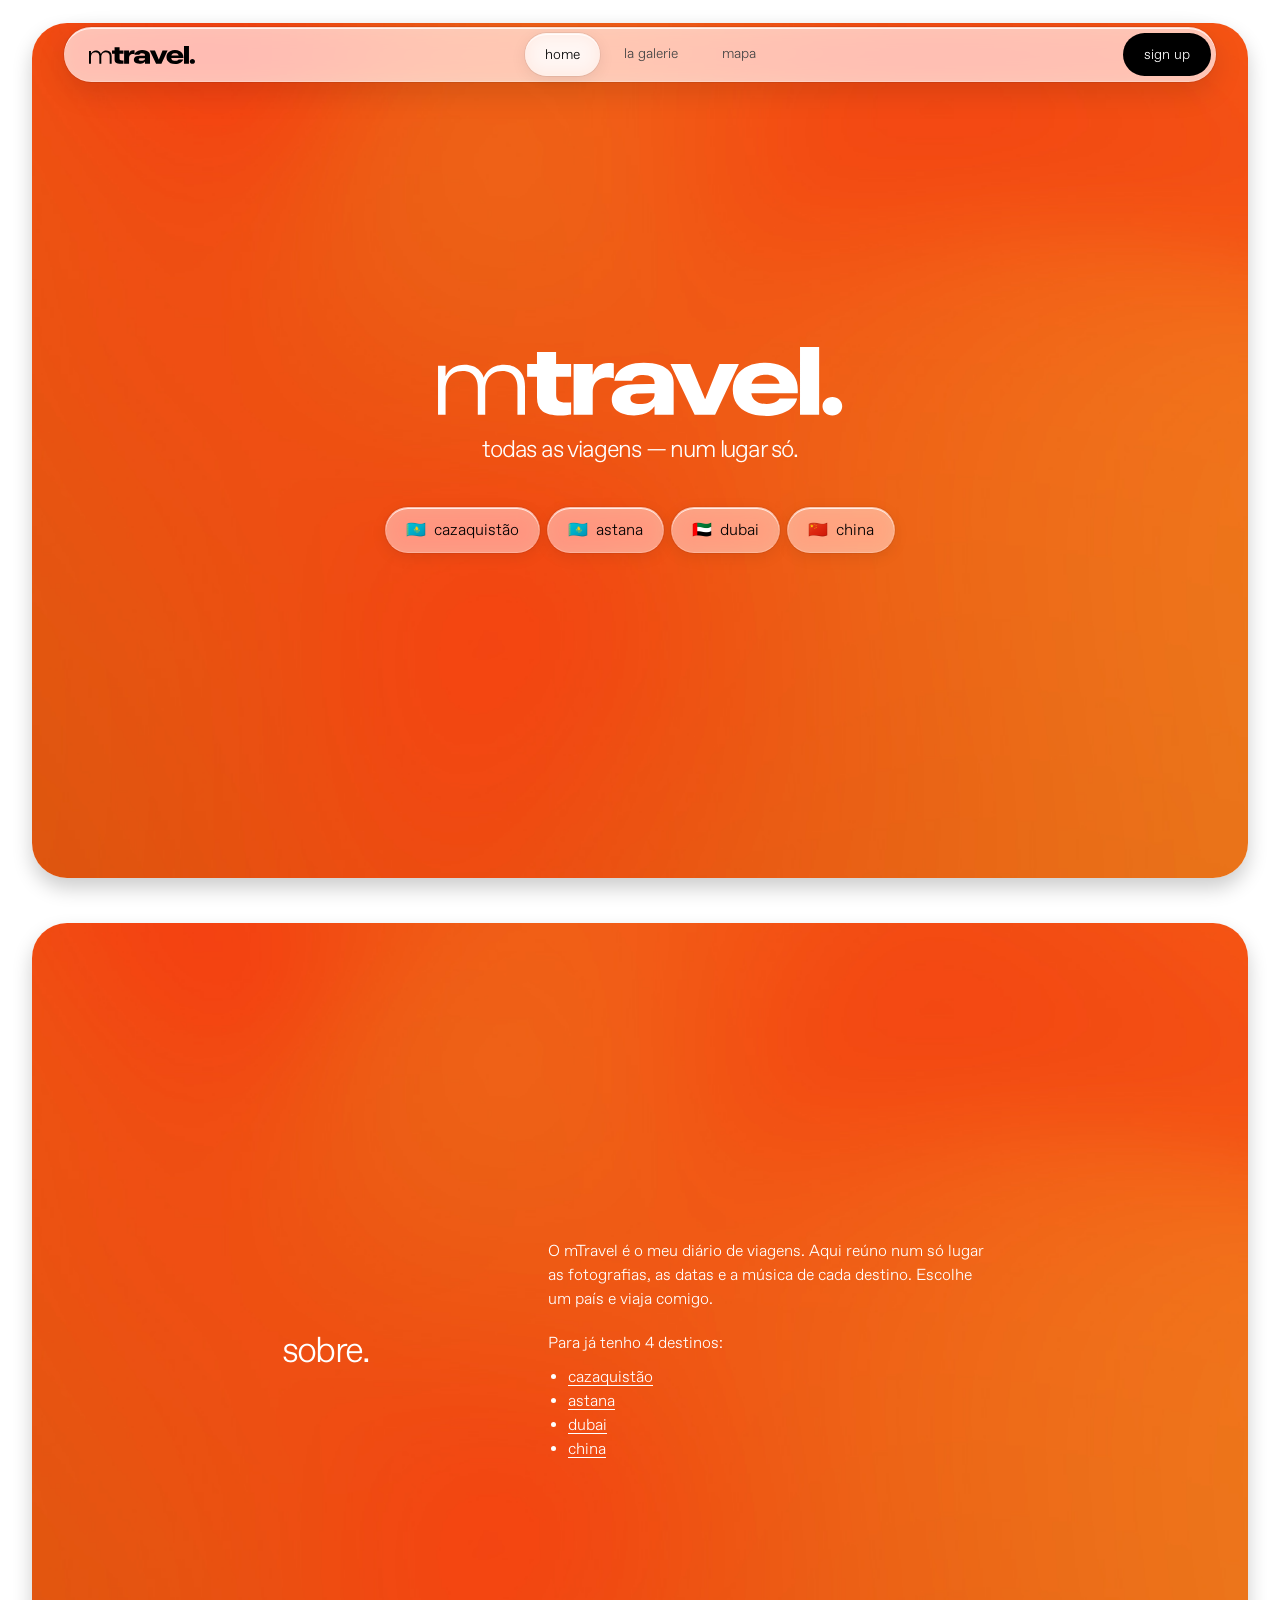
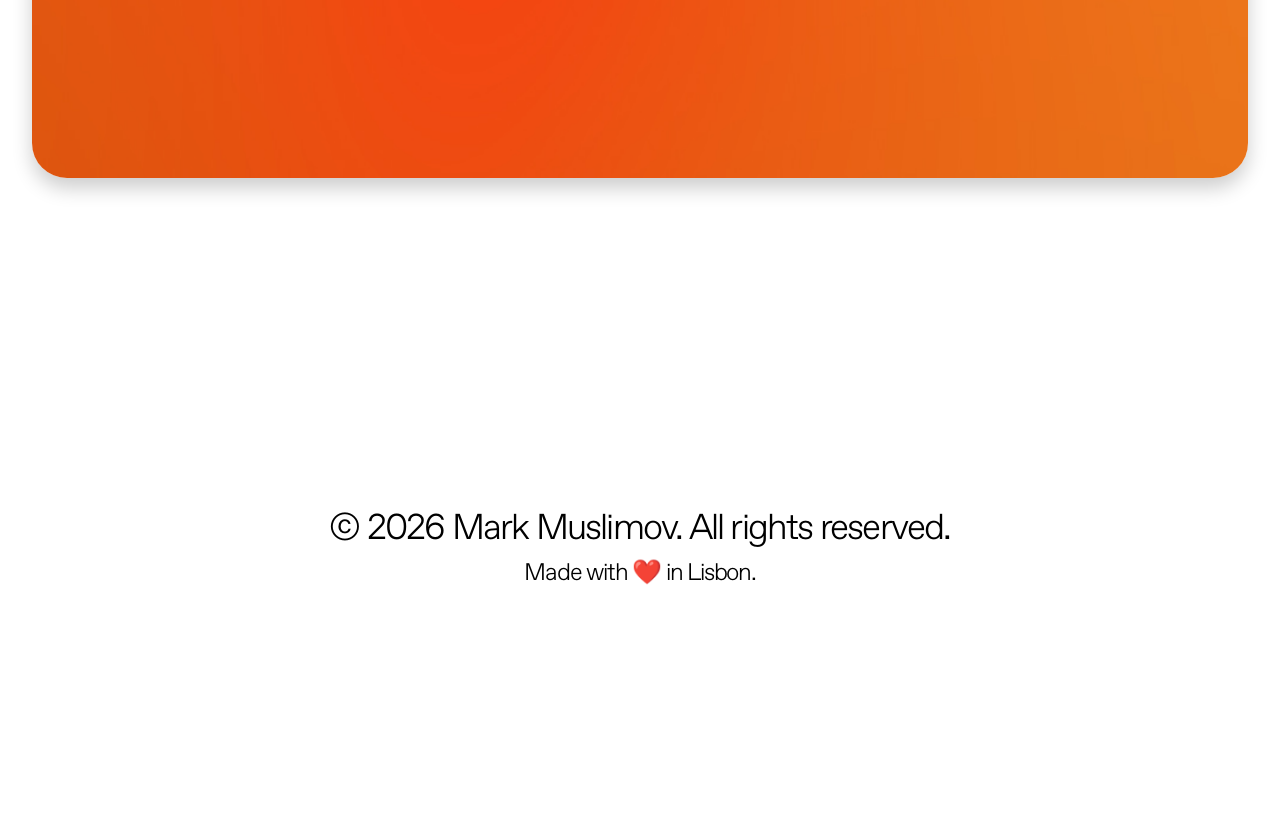
<file: index.html>
<!doctype html>
<html lang="pt">
  <head>
    <meta charset="UTF-8" />
    <meta name="viewport" content="width=device-width, initial-scale=1.0" />
    <meta
      name="description"
      content="mTravel — o meu diário de viagens: fotografias, datas e playlists de cada destino num só lugar."
    />
    <title>mTravel</title>
    <link
      rel="icon"
      href="materials/images/branding/logo.svg"
      type="image/svg+xml"
    />
    <link rel="stylesheet" href="styles/scss/main/styles.css" />
  </head>
  <body>
    <a class="skip-link" href="#conteudo">saltar para o conteúdo</a>

    <nav aria-label="Principal">
      <a href="index.html" aria-label="mTravel — home">
        <img
          src="materials/images/branding/logo.svg"
          class="logo"
          alt="mTravel"
          width="405"
          height="69"
        />
      </a>

      <div class="nav-section">
        <a class="nav-item active" href="index.html" aria-current="page"
          >home</a
        >
        <a class="nav-item" href="galerie.html">la galerie</a>
        <a class="nav-item" href="mapa.html">mapa</a>
      </div>

      <a class="button" href="registration.html">sign up</a>
    </nav>

    <main class="page" id="conteudo">
      <section class="full">
        <div class="image-container">
          <h1 class="sr-only">mTravel — todas as viagens num lugar só</h1>
          <img
            class="logo"
            src="materials/images/branding/logo-white.svg"
            alt="mTravel"
            width="403"
            height="69"
          />
          <p class="slogan">todas as viagens — num lugar só.</p>

          <div class="locations-inline">
            <a class="liquid-button" href="galerie.html#cazaquistao"
              ><span aria-hidden="true">🇰🇿</span>&nbsp; cazaquistão</a
            >
            <a class="liquid-button" href="galerie.html#astana"
              ><span aria-hidden="true">🇰🇿</span>&nbsp; astana</a
            >
            <a class="liquid-button" href="galerie.html#dubai"
              ><span aria-hidden="true">🇦🇪</span>&nbsp; dubai</a
            >
            <a class="liquid-button" href="galerie.html#china"
              ><span aria-hidden="true">🇨🇳</span>&nbsp; china</a
            >
          </div>
        </div>
      </section>

      <section class="full" id="sobre">
        <div class="image-container vertical">
          <h2>sobre.</h2>
          <div>
            <p>
              O mTravel é o meu diário de viagens. Aqui reúno num só lugar as
              fotografias, as datas e a música de cada destino. Escolhe um país
              e viaja comigo.
            </p>
            <p>Para já tenho 4 destinos:</p>
            <ul class="destination-list">
              <li>
                <a class="text-link" href="galerie.html#cazaquistao"
                  >cazaquistão</a
                >
              </li>
              <li>
                <a class="text-link" href="galerie.html#astana">astana</a>
              </li>
              <li><a class="text-link" href="galerie.html#dubai">dubai</a></li>
              <li><a class="text-link" href="galerie.html#china">china</a></li>
            </ul>
          </div>
        </div>
      </section>
    </main>

    <footer class="footer">
      <div class="footer-copyright">
        <h1 class="footer-title">© 2026 Mark Muslimov. All rights reserved.</h1>
        <h2 class="footer-subtitle">Made with ❤️ in Lisbon.</h2>
      </div>

      <div class="footer-socials">
        <a
          class="liquid-button"
          href="https://www.linkedin.com/in/markmusl/"
          target="_blank"
          rel="noopener noreferrer"
          ><img src="./materials/icons/socials/linkedin-black.svg" alt="LinkedIn" /></a>
        <a
          class="liquid-button"
          href="https://www.instagram.com/markmusl/"
          target="_blank"
          rel="noopener noreferrer"
          ><img src="./materials/icons/socials/instagram-black.svg" alt="Instagram" /></a>
      </div>
    </footer>
  </body>
</html>
</file>
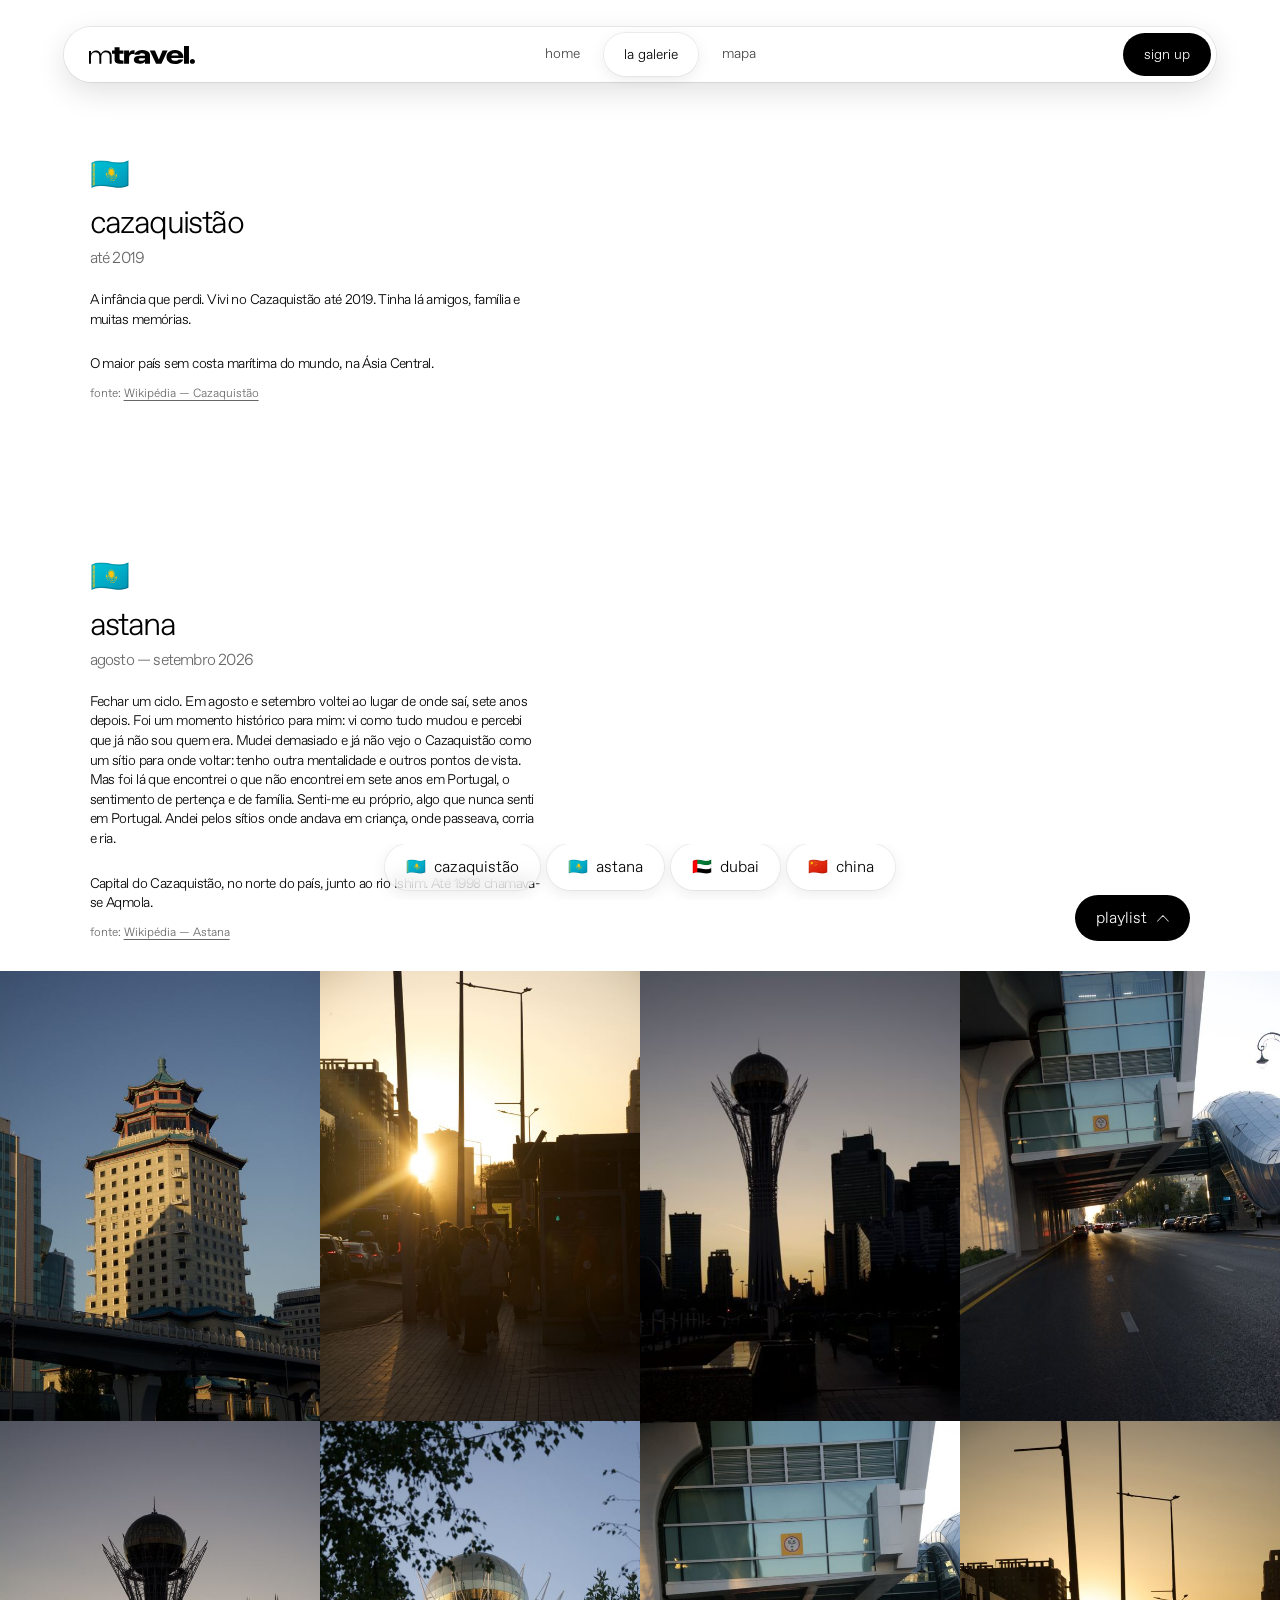
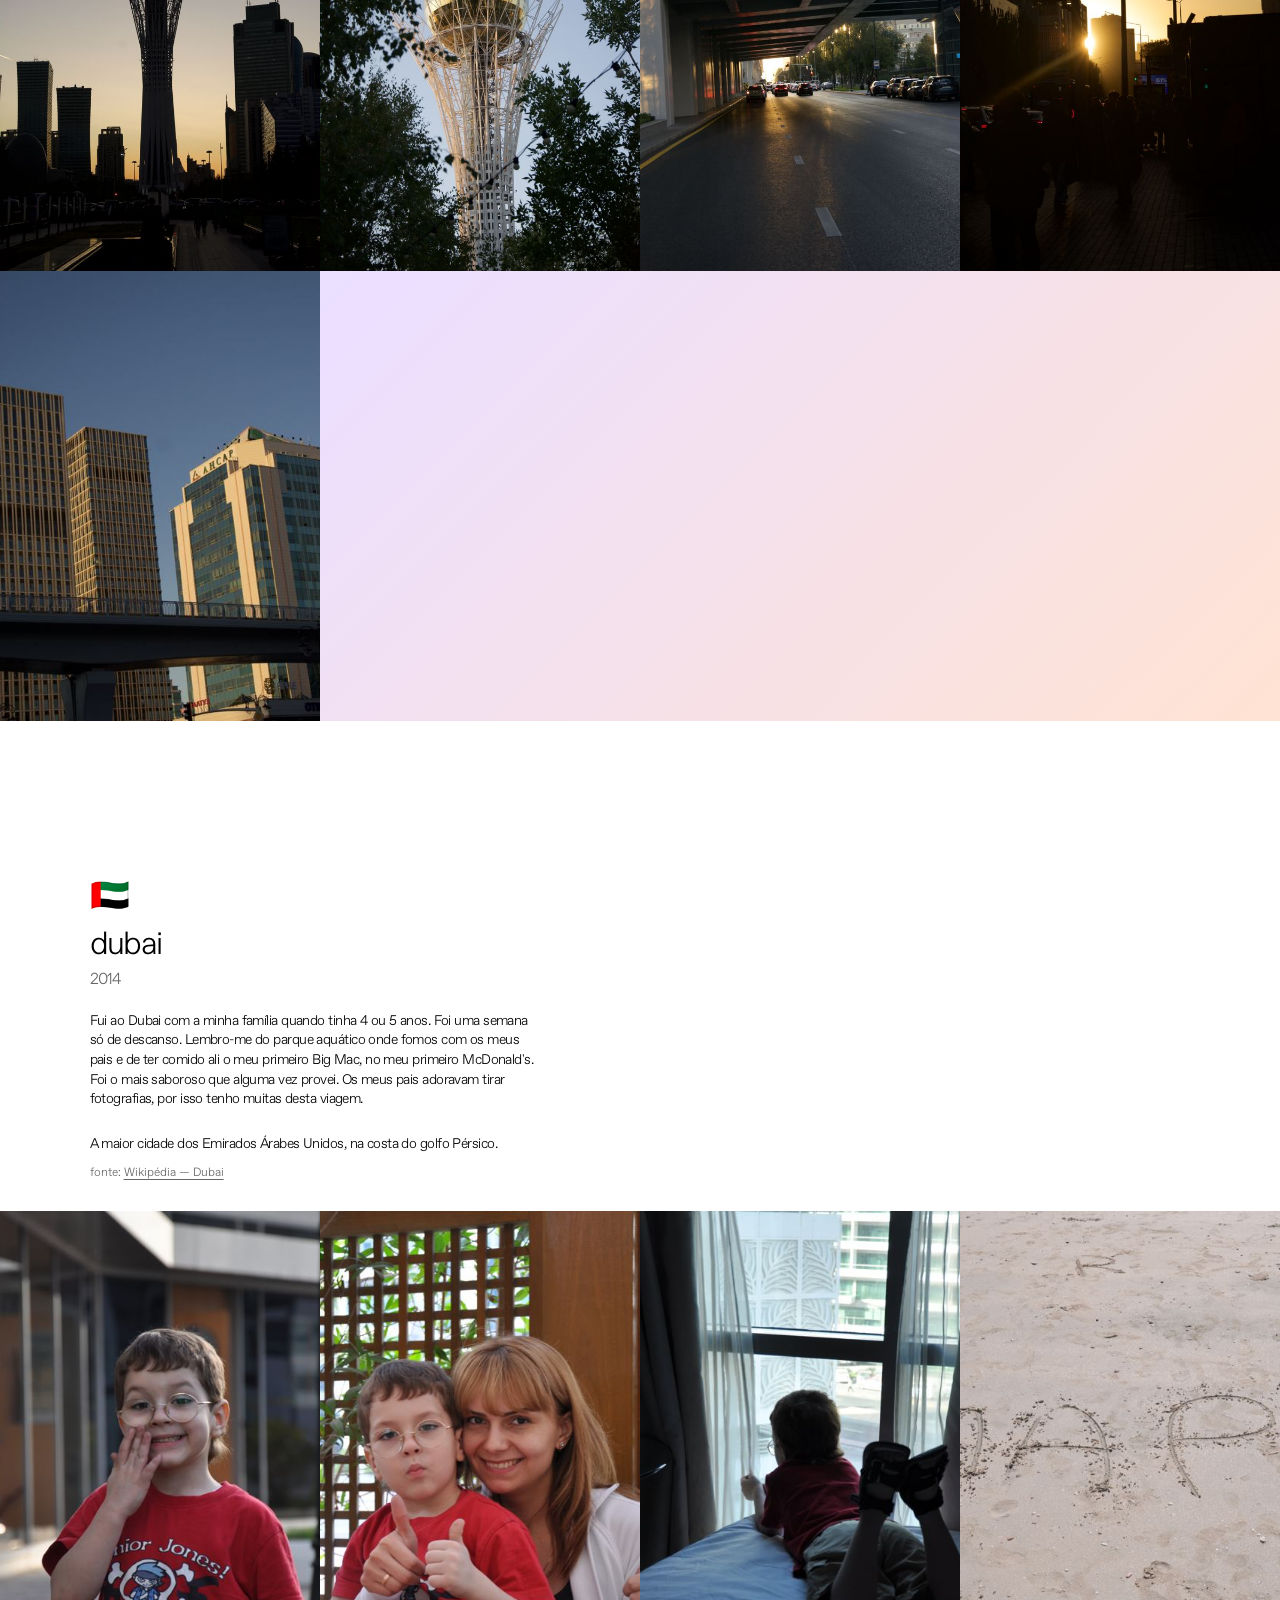
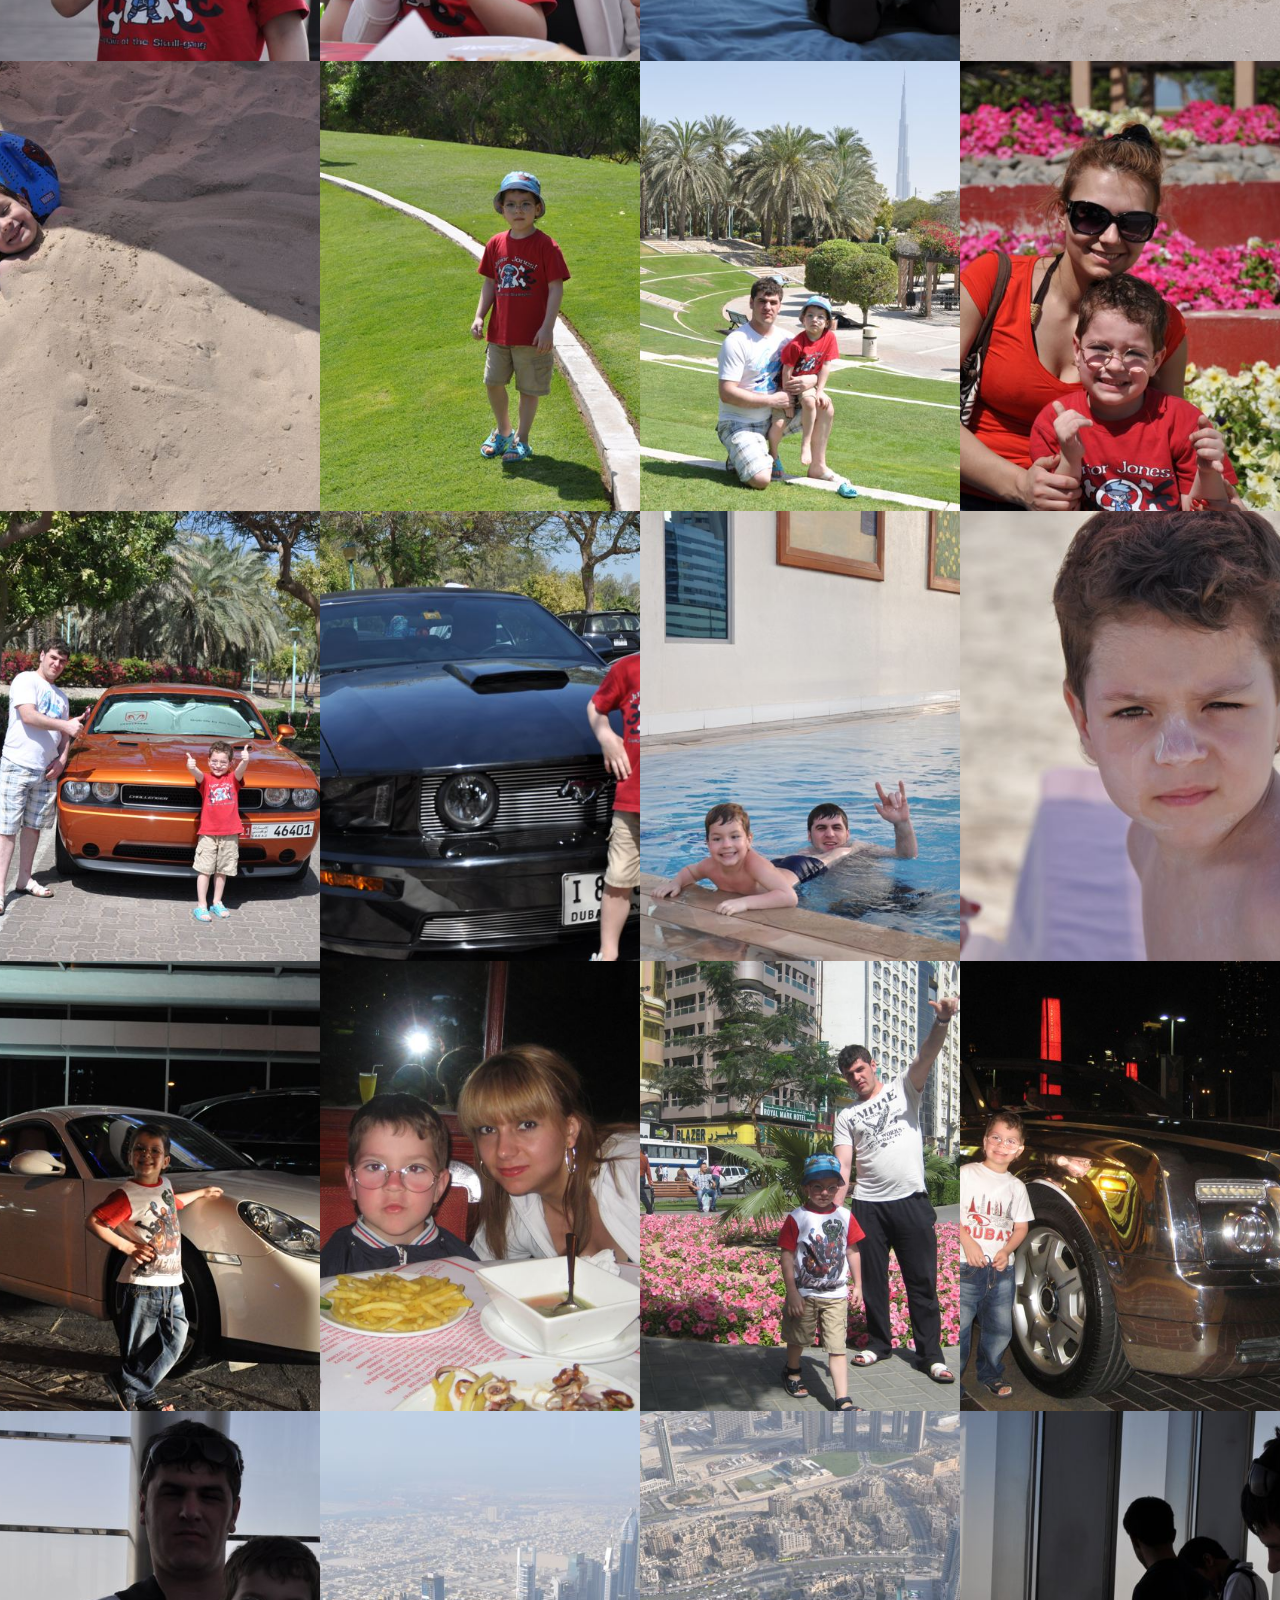
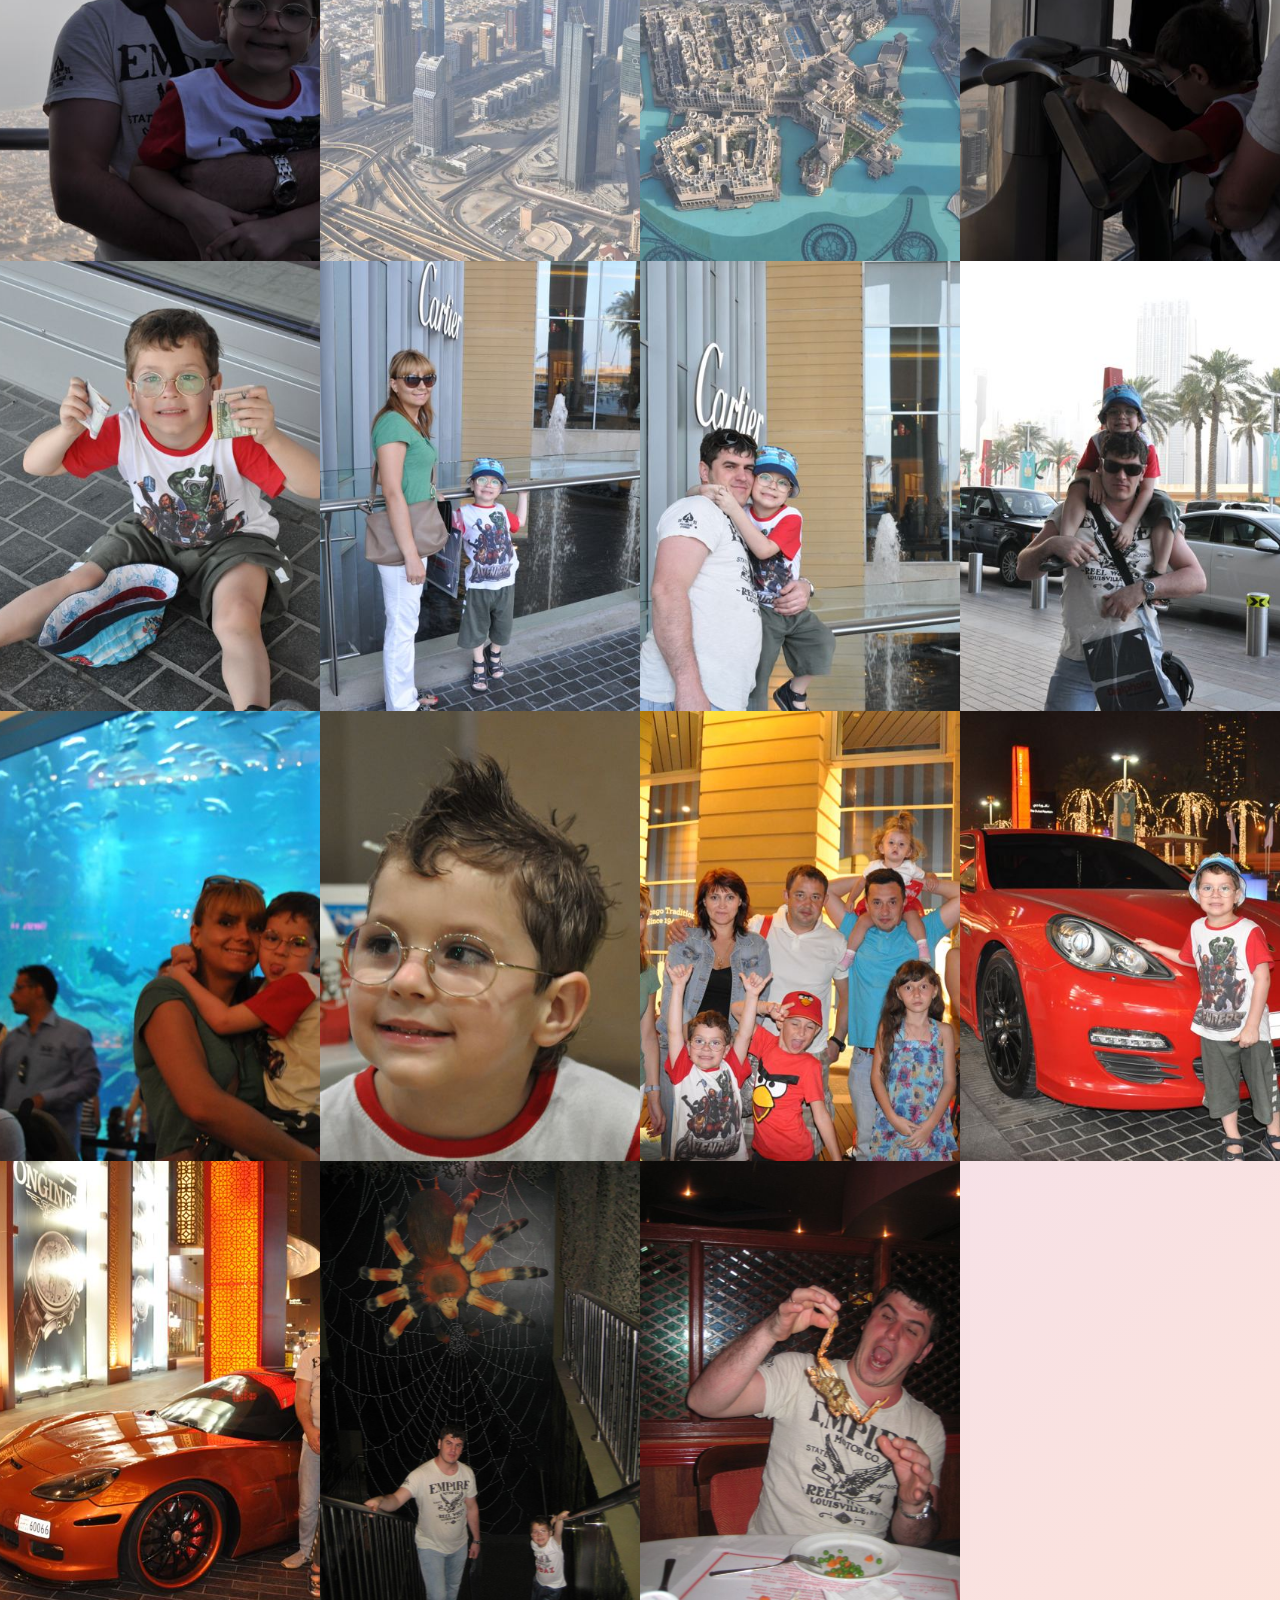
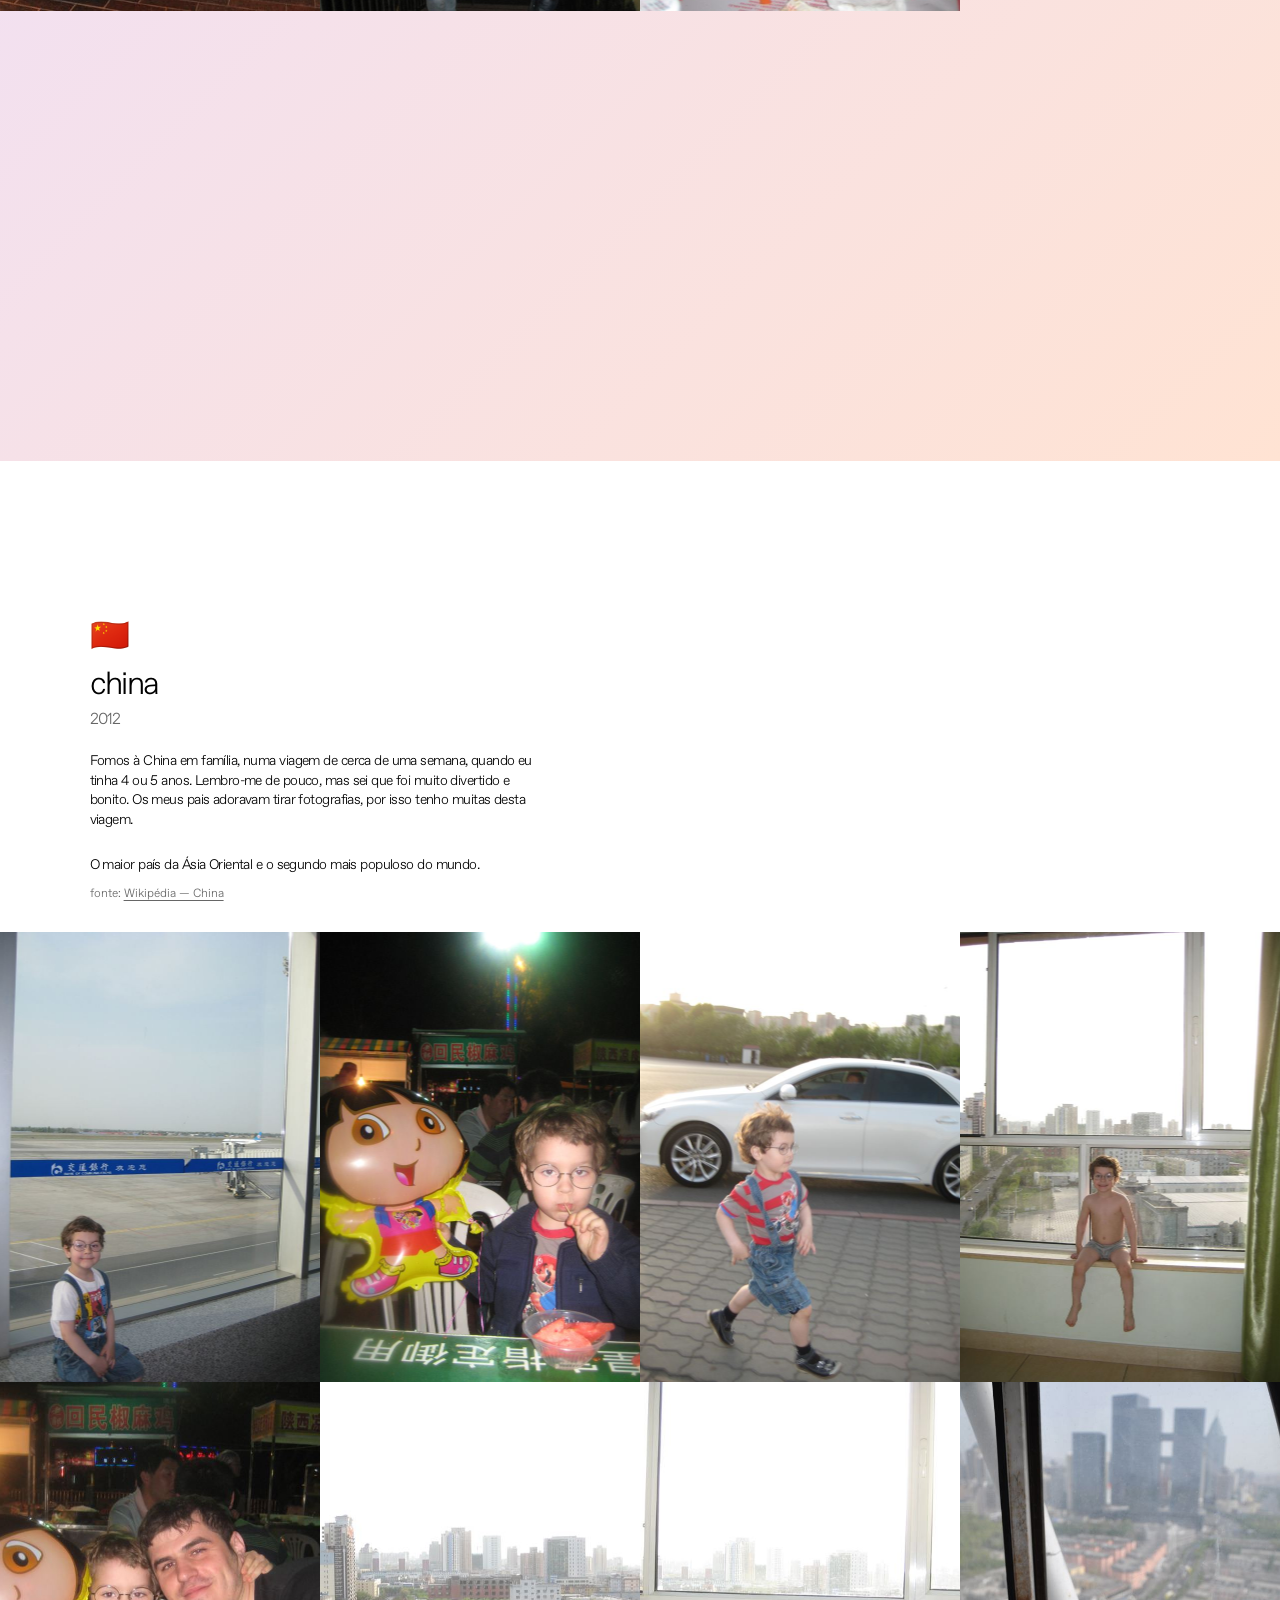
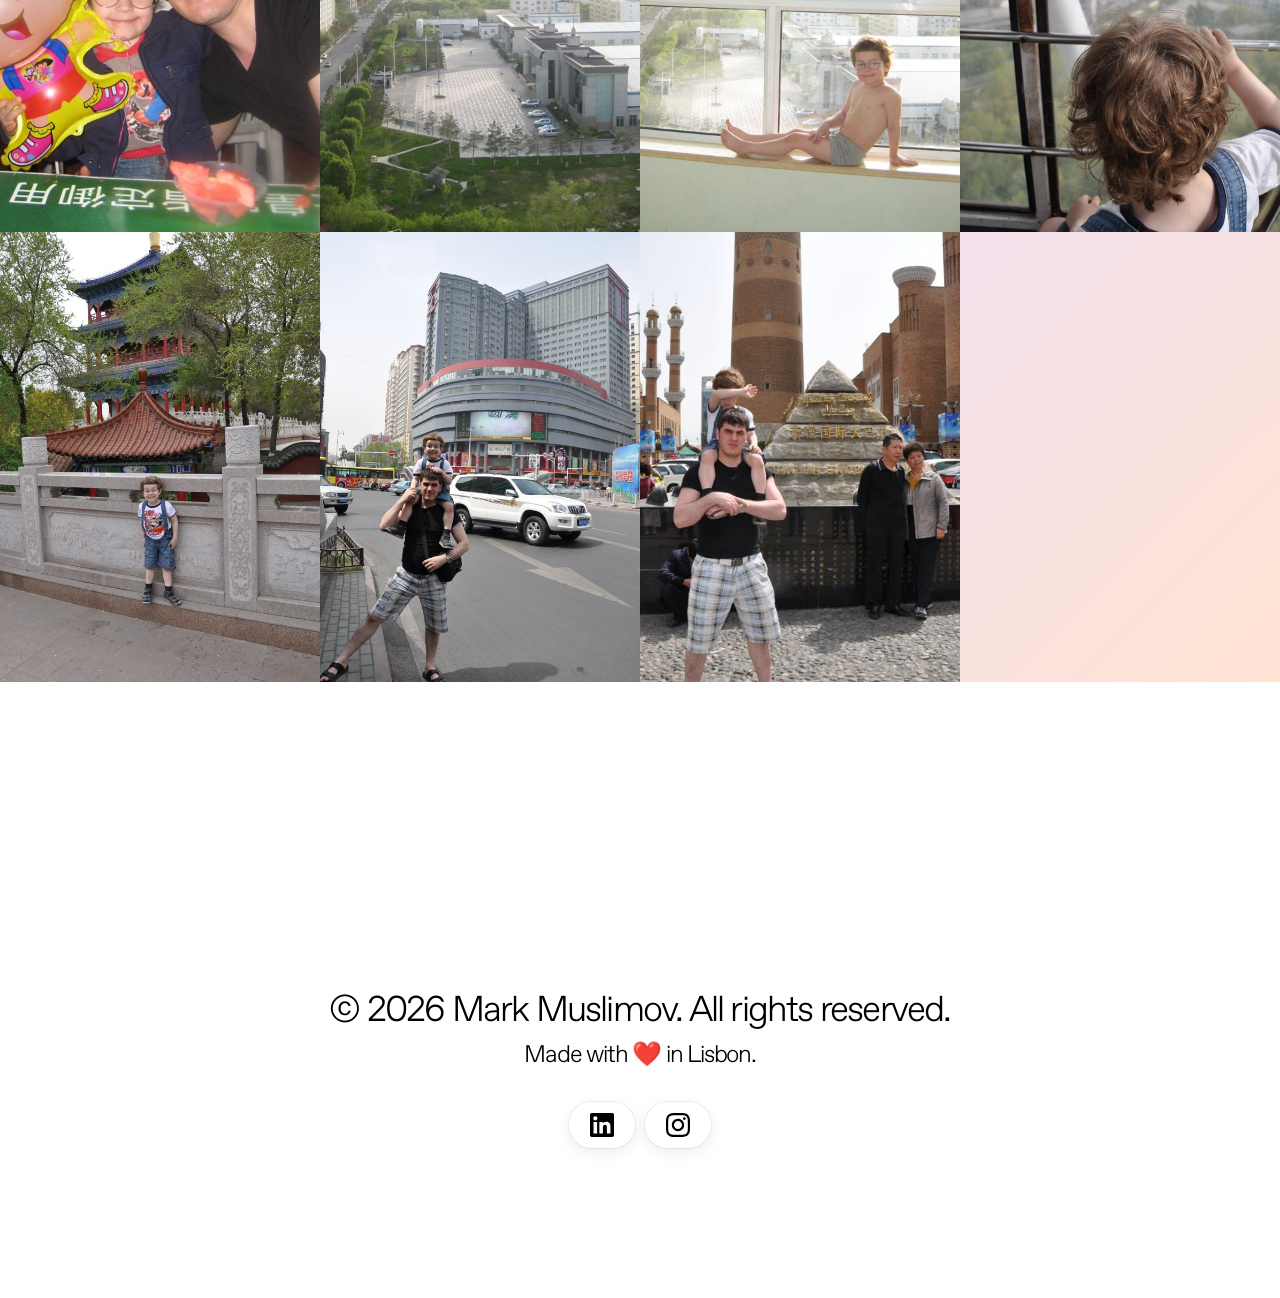
<file: galerie.html>
<!doctype html>
<html lang="pt">
  <head>
    <meta charset="UTF-8" />
    <meta name="viewport" content="width=device-width, initial-scale=1.0" />
    <meta
      name="description"
      content="Galeria do mTravel: fotografias, datas e playlists de cada viagem."
    />
    <title>mTravel | galerie</title>
    <link
      rel="icon"
      href="materials/images/branding/logo.svg"
      type="image/svg+xml"
    />
    <link rel="stylesheet" href="styles/scss/main/styles.css" />
  </head>
  <body>
    <a class="skip-link" href="#conteudo">saltar para o conteúdo</a>

    <nav aria-label="Principal">
      <a href="index.html" aria-label="mTravel — home">
        <img
          src="materials/images/branding/logo.svg"
          class="logo"
          alt="mTravel"
          width="405"
          height="69"
        />
      </a>

      <div class="nav-section">
        <a class="nav-item" href="index.html">home</a>
        <a class="nav-item active" href="galerie.html" aria-current="page"
          >la galerie</a
        >
        <a class="nav-item" href="mapa.html">mapa</a>
      </div>

      <a class="button" href="registration.html">sign up</a>
    </nav>

    <div class="overlay-window is-hidden" id="overlay"></div>

    <main class="page" id="conteudo">
      <h1 class="sr-only">la galerie — as minhas viagens</h1>

      <section class="location-bar" aria-label="Destinos">
        <a class="liquid-button" href="galerie.html#cazaquistao"
          ><span aria-hidden="true">🇰🇿</span>&nbsp; cazaquistão</a
        >
        <a class="liquid-button" href="galerie.html#astana"
          ><span aria-hidden="true">🇰🇿</span>&nbsp; astana</a
        >
        <a class="liquid-button" href="galerie.html#dubai"
          ><span aria-hidden="true">🇦🇪</span>&nbsp; dubai</a
        >
        <a class="liquid-button" href="galerie.html#china"
          ><span aria-hidden="true">🇨🇳</span>&nbsp; china</a
        >
      </section>

      <section
        class="galerie-container"
        id="cazaquistao"
        aria-labelledby="titulo-cazaquistao"
      >
        <div class="moment-data">
          <div class="info-left">
            <p class="moment-flag" aria-hidden="true">🇰🇿</p>
            <h2 class="moment-location" id="titulo-cazaquistao">cazaquistão</h2>
            <p class="moment-date">até 2019</p>
            <p class="moment-story">
              A infância que perdi. Vivi no Cazaquistão até 2019.
              Tinha lá amigos, família e muitas memórias.
            </p>
            <p class="moment-description">
              O maior país sem costa marítima do mundo, na Ásia Central.
            </p>
            <p class="moment-source">
              fonte:
              <a
                class="text-link"
                href="https://pt.wikipedia.org/wiki/Cazaquist%C3%A3o"
                target="_blank"
                rel="noopener noreferrer"
                >Wikipédia — Cazaquistão</a
              >
            </p>
          </div>
        </div>
      </section>

      <section
        class="galerie-container"
        id="astana"
        aria-labelledby="titulo-astana"
      >
        <div class="moment-data">
          <div class="info-left">
            <p class="moment-flag" aria-hidden="true">🇰🇿</p>
            <h2 class="moment-location" id="titulo-astana">astana</h2>
            <p class="moment-date">agosto — setembro 2026</p>
            <p class="moment-story">
              Fechar um ciclo. Em agosto e setembro voltei ao lugar de onde saí, sete anos depois.
              Foi um momento histórico para mim: vi como tudo mudou e percebi que já não sou quem era.
              Mudei demasiado e já não vejo o Cazaquistão como um sítio para onde voltar: tenho outra
              mentalidade e outros pontos de vista. Mas foi lá que encontrei o que não encontrei em sete
              anos em Portugal, o sentimento de pertença e de família. Senti-me eu próprio, algo que nunca
              senti em Portugal. Andei pelos sítios onde andava em criança, onde passeava, corria e ria.
            </p>
            <p class="moment-description">
              Capital do Cazaquistão, no norte do país, junto ao rio Ishim. Até
              1998 chamava-se Aqmola.
            </p>
            <p class="moment-source">
              fonte:
              <a
                class="text-link"
                href="https://pt.wikipedia.org/wiki/Astana"
                target="_blank"
                rel="noopener noreferrer"
                >Wikipédia — Astana</a
              >
            </p>
          </div>

          <div class="info-right">
            <button
              class="button playlist-button"
              type="button"
              aria-expanded="false"
              aria-controls="playlist-astana"
            >
              playlist
              <img
                class="button-icon"
                src="materials/icons/chevron.up.svg"
                alt=""
                width="12"
                height="7"
              />
            </button>
            <iframe
              class="playlist-window is-hidden"
              id="playlist-astana"
              title="Playlist de astana no Apple Music"
              data-src="https://embed.music.apple.com/pt/playlist/astana/pl.u-zPyL1gXTeG3GjXb"
              allow="autoplay *; encrypted-media *"
              sandbox="allow-forms allow-popups allow-same-origin allow-scripts allow-top-navigation-by-user-activation"
              loading="lazy"
            ></iframe>
          </div>
        </div>

        <div class="photos-container" data-fotos="astana">
          <img
            class="galerie-photo"
            src="materials/images/countries/astana/01.jpg"
            alt="Astana — fotografia 1 de 9"
            width="600"
            height="900"
            loading="lazy"
            decoding="async"
          />
          <img
            class="galerie-photo"
            src="materials/images/countries/astana/02.jpg"
            alt="Astana — fotografia 2 de 9"
            width="600"
            height="900"
            loading="lazy"
            decoding="async"
          />
          <img
            class="galerie-photo"
            src="materials/images/countries/astana/03.jpg"
            alt="Astana — fotografia 3 de 9"
            width="900"
            height="600"
            loading="lazy"
            decoding="async"
          />
          <img
            class="galerie-photo"
            src="materials/images/countries/astana/04.jpg"
            alt="Astana — fotografia 4 de 9"
            width="600"
            height="900"
            loading="lazy"
            decoding="async"
          />
          <img
            class="galerie-photo"
            src="materials/images/countries/astana/05.jpg"
            alt="Astana — fotografia 5 de 9"
            width="600"
            height="900"
            loading="lazy"
            decoding="async"
          />
          <img
            class="galerie-photo"
            src="materials/images/countries/astana/06.jpg"
            alt="Astana — fotografia 6 de 9"
            width="600"
            height="900"
            loading="lazy"
            decoding="async"
          />
          <img
            class="galerie-photo"
            src="materials/images/countries/astana/07.jpg"
            alt="Astana — fotografia 7 de 9"
            width="600"
            height="900"
            loading="lazy"
            decoding="async"
          />
          <img
            class="galerie-photo"
            src="materials/images/countries/astana/08.jpg"
            alt="Astana — fotografia 8 de 9"
            width="600"
            height="900"
            loading="lazy"
            decoding="async"
          />
          <img
            class="galerie-photo"
            src="materials/images/countries/astana/09.jpg"
            alt="Astana — fotografia 9 de 9"
            width="900"
            height="600"
            loading="lazy"
            decoding="async"
          />
        </div>
      </section>

      <section
        class="galerie-container"
        id="dubai"
        aria-labelledby="titulo-dubai"
      >
        <div class="moment-data">
          <div class="info-left">
            <p class="moment-flag" aria-hidden="true">🇦🇪</p>
            <h2 class="moment-location" id="titulo-dubai">dubai</h2>
            <p class="moment-date">2014</p>
            <p class="moment-story">
              Fui ao Dubai com a minha família quando tinha 4 ou 5 anos. Foi uma semana só de descanso.
              Lembro-me do parque aquático onde fomos com os meus pais e de ter comido ali o meu primeiro
              Big Mac, no meu primeiro McDonald's. Foi o mais saboroso que alguma vez provei. Os meus pais
              adoravam tirar fotografias, por isso tenho muitas desta viagem.
            </p>
            <p class="moment-description">
              A maior cidade dos Emirados Árabes Unidos, na costa do golfo
              Pérsico.
            </p>
            <p class="moment-source">
              fonte:
              <a
                class="text-link"
                href="https://pt.wikipedia.org/wiki/Dubai"
                target="_blank"
                rel="noopener noreferrer"
                >Wikipédia — Dubai</a
              >
            </p>
          </div>
        </div>

        <div class="photos-container" data-fotos="dubai">
          <img
            class="galerie-photo"
            src="materials/images/countries/dubai/01.jpg"
            alt="Dubai — fotografia 1 de 33"
            width="900"
            height="598"
            loading="lazy"
            decoding="async"
          />
          <img
            class="galerie-photo"
            src="materials/images/countries/dubai/02.jpg"
            alt="Dubai — fotografia 2 de 33"
            width="900"
            height="598"
            loading="lazy"
            decoding="async"
          />
          <img
            class="galerie-photo"
            src="materials/images/countries/dubai/03.jpg"
            alt="Dubai — fotografia 3 de 33"
            width="900"
            height="598"
            loading="lazy"
            decoding="async"
          />
          <img
            class="galerie-photo"
            src="materials/images/countries/dubai/04.jpg"
            alt="Dubai — fotografia 4 de 33"
            width="900"
            height="598"
            loading="lazy"
            decoding="async"
          />
          <img
            class="galerie-photo"
            src="materials/images/countries/dubai/05.jpg"
            alt="Dubai — fotografia 5 de 33"
            width="900"
            height="598"
            loading="lazy"
            decoding="async"
          />
          <img
            class="galerie-photo"
            src="materials/images/countries/dubai/06.jpg"
            alt="Dubai — fotografia 6 de 33"
            width="900"
            height="598"
            loading="lazy"
            decoding="async"
          />
          <img
            class="galerie-photo"
            src="materials/images/countries/dubai/07.jpg"
            alt="Dubai — fotografia 7 de 33"
            width="900"
            height="598"
            loading="lazy"
            decoding="async"
          />
          <img
            class="galerie-photo"
            src="materials/images/countries/dubai/08.jpg"
            alt="Dubai — fotografia 8 de 33"
            width="900"
            height="598"
            loading="lazy"
            decoding="async"
          />
          <img
            class="galerie-photo"
            src="materials/images/countries/dubai/09.jpg"
            alt="Dubai — fotografia 9 de 33"
            width="900"
            height="598"
            loading="lazy"
            decoding="async"
          />
          <img
            class="galerie-photo"
            src="materials/images/countries/dubai/10.jpg"
            alt="Dubai — fotografia 10 de 33"
            width="900"
            height="598"
            loading="lazy"
            decoding="async"
          />
          <img
            class="galerie-photo"
            src="materials/images/countries/dubai/11.jpg"
            alt="Dubai — fotografia 11 de 33"
            width="900"
            height="598"
            loading="lazy"
            decoding="async"
          />
          <img
            class="galerie-photo"
            src="materials/images/countries/dubai/12.jpg"
            alt="Dubai — fotografia 12 de 33"
            width="900"
            height="598"
            loading="lazy"
            decoding="async"
          />
          <img
            class="galerie-photo"
            src="materials/images/countries/dubai/13.jpg"
            alt="Dubai — fotografia 13 de 33"
            width="900"
            height="598"
            loading="lazy"
            decoding="async"
          />
          <img
            class="galerie-photo"
            src="materials/images/countries/dubai/14.jpg"
            alt="Dubai — fotografia 14 de 33"
            width="900"
            height="675"
            loading="lazy"
            decoding="async"
          />
          <img
            class="galerie-photo"
            src="materials/images/countries/dubai/15.jpg"
            alt="Dubai — fotografia 15 de 33"
            width="900"
            height="675"
            loading="lazy"
            decoding="async"
          />
          <img
            class="galerie-photo"
            src="materials/images/countries/dubai/16.jpg"
            alt="Dubai — fotografia 16 de 33"
            width="900"
            height="675"
            loading="lazy"
            decoding="async"
          />
          <img
            class="galerie-photo"
            src="materials/images/countries/dubai/17.jpg"
            alt="Dubai — fotografia 17 de 33"
            width="900"
            height="598"
            loading="lazy"
            decoding="async"
          />
          <img
            class="galerie-photo"
            src="materials/images/countries/dubai/18.jpg"
            alt="Dubai — fotografia 18 de 33"
            width="900"
            height="598"
            loading="lazy"
            decoding="async"
          />
          <img
            class="galerie-photo"
            src="materials/images/countries/dubai/19.jpg"
            alt="Dubai — fotografia 19 de 33"
            width="900"
            height="598"
            loading="lazy"
            decoding="async"
          />
          <img
            class="galerie-photo"
            src="materials/images/countries/dubai/20.jpg"
            alt="Dubai — fotografia 20 de 33"
            width="900"
            height="598"
            loading="lazy"
            decoding="async"
          />
          <img
            class="galerie-photo"
            src="materials/images/countries/dubai/21.jpg"
            alt="Dubai — fotografia 21 de 33"
            width="900"
            height="598"
            loading="lazy"
            decoding="async"
          />
          <img
            class="galerie-photo"
            src="materials/images/countries/dubai/22.jpg"
            alt="Dubai — fotografia 22 de 33"
            width="900"
            height="598"
            loading="lazy"
            decoding="async"
          />
          <img
            class="galerie-photo"
            src="materials/images/countries/dubai/23.jpg"
            alt="Dubai — fotografia 23 de 33"
            width="900"
            height="598"
            loading="lazy"
            decoding="async"
          />
          <img
            class="galerie-photo"
            src="materials/images/countries/dubai/24.jpg"
            alt="Dubai — fotografia 24 de 33"
            width="900"
            height="598"
            loading="lazy"
            decoding="async"
          />
          <img
            class="galerie-photo"
            src="materials/images/countries/dubai/25.jpg"
            alt="Dubai — fotografia 25 de 33"
            width="900"
            height="598"
            loading="lazy"
            decoding="async"
          />
          <img
            class="galerie-photo"
            src="materials/images/countries/dubai/26.jpg"
            alt="Dubai — fotografia 26 de 33"
            width="900"
            height="598"
            loading="lazy"
            decoding="async"
          />
          <img
            class="galerie-photo"
            src="materials/images/countries/dubai/27.jpg"
            alt="Dubai — fotografia 27 de 33"
            width="900"
            height="598"
            loading="lazy"
            decoding="async"
          />
          <img
            class="galerie-photo"
            src="materials/images/countries/dubai/28.jpg"
            alt="Dubai — fotografia 28 de 33"
            width="900"
            height="598"
            loading="lazy"
            decoding="async"
          />
          <img
            class="galerie-photo"
            src="materials/images/countries/dubai/29.jpg"
            alt="Dubai — fotografia 29 de 33"
            width="900"
            height="598"
            loading="lazy"
            decoding="async"
          />
          <img
            class="galerie-photo"
            src="materials/images/countries/dubai/30.jpg"
            alt="Dubai — fotografia 30 de 33"
            width="675"
            height="900"
            loading="lazy"
            decoding="async"
          />
          <img
            class="galerie-photo"
            src="materials/images/countries/dubai/31.jpg"
            alt="Dubai — fotografia 31 de 33"
            width="675"
            height="900"
            loading="lazy"
            decoding="async"
          />
          <img
            class="galerie-photo"
            src="materials/images/countries/dubai/32.jpg"
            alt="Dubai — fotografia 32 de 33"
            width="675"
            height="900"
            loading="lazy"
            decoding="async"
          />
          <img
            class="galerie-photo"
            src="materials/images/countries/dubai/33.jpg"
            alt="Dubai — fotografia 33 de 33"
            width="598"
            height="900"
            loading="lazy"
            decoding="async"
          />
        </div>
      </section>

      <section
        class="galerie-container"
        id="china"
        aria-labelledby="titulo-china"
      >
        <div class="moment-data">
          <div class="info-left">
            <p class="moment-flag" aria-hidden="true">🇨🇳</p>
            <h2 class="moment-location" id="titulo-china">china</h2>
            <p class="moment-date">2012</p>
            <p class="moment-story">
              Fomos à China em família, numa viagem de cerca de uma semana, quando eu tinha 4 ou 5 anos.
              Lembro-me de pouco, mas sei que foi muito divertido e bonito. Os meus pais adoravam tirar
              fotografias, por isso tenho muitas desta viagem.
            </p>
            <p class="moment-description">
              O maior país da Ásia Oriental e o segundo mais populoso do mundo.
            </p>
            <p class="moment-source">
              fonte:
              <a
                class="text-link"
                href="https://pt.wikipedia.org/wiki/China"
                target="_blank"
                rel="noopener noreferrer"
                >Wikipédia — China</a
              >
            </p>
          </div>
        </div>

        <div class="photos-container" data-fotos="china">
          <img
            class="galerie-photo"
            src="materials/images/countries/china/01.jpg"
            alt="China — fotografia 1 de 11"
            width="675"
            height="900"
            loading="lazy"
            decoding="async"
          />
          <img
            class="galerie-photo"
            src="materials/images/countries/china/02.jpg"
            alt="China — fotografia 2 de 11"
            width="675"
            height="900"
            loading="lazy"
            decoding="async"
          />
          <img
            class="galerie-photo"
            src="materials/images/countries/china/03.jpg"
            alt="China — fotografia 3 de 11"
            width="675"
            height="900"
            loading="lazy"
            decoding="async"
          />
          <img
            class="galerie-photo"
            src="materials/images/countries/china/04.jpg"
            alt="China — fotografia 4 de 11"
            width="675"
            height="900"
            loading="lazy"
            decoding="async"
          />
          <img
            class="galerie-photo"
            src="materials/images/countries/china/05.jpg"
            alt="China — fotografia 5 de 11"
            width="900"
            height="675"
            loading="lazy"
            decoding="async"
          />
          <img
            class="galerie-photo"
            src="materials/images/countries/china/06.jpg"
            alt="China — fotografia 6 de 11"
            width="900"
            height="675"
            loading="lazy"
            decoding="async"
          />
          <img
            class="galerie-photo"
            src="materials/images/countries/china/07.jpg"
            alt="China — fotografia 7 de 11"
            width="900"
            height="675"
            loading="lazy"
            decoding="async"
          />
          <img
            class="galerie-photo"
            src="materials/images/countries/china/08.jpg"
            alt="China — fotografia 8 de 11"
            width="598"
            height="900"
            loading="lazy"
            decoding="async"
          />
          <img
            class="galerie-photo"
            src="materials/images/countries/china/09.jpg"
            alt="China — fotografia 9 de 11"
            width="598"
            height="900"
            loading="lazy"
            decoding="async"
          />
          <img
            class="galerie-photo"
            src="materials/images/countries/china/10.jpg"
            alt="China — fotografia 10 de 11"
            width="598"
            height="900"
            loading="lazy"
            decoding="async"
          />
          <img
            class="galerie-photo"
            src="materials/images/countries/china/11.jpg"
            alt="China — fotografia 11 de 11"
            width="900"
            height="598"
            loading="lazy"
            decoding="async"
          />
        </div>
      </section>
    </main>

    <footer class="footer">
      <div class="footer-copyright">
        <h1 class="footer-title">© 2026 Mark Muslimov. All rights reserved.</h1>
        <h2 class="footer-subtitle">Made with ❤️ in Lisbon.</h2>
      </div>

      <div class="footer-socials">
        <a
          class="liquid-button"
          href="https://www.linkedin.com/in/markmusl/"
          target="_blank"
          rel="noopener noreferrer"
          ><img src="./materials/icons/socials/linkedin-black.svg" alt="LinkedIn" /></a>
        <a
          class="liquid-button"
          href="https://www.instagram.com/markmusl/"
          target="_blank"
          rel="noopener noreferrer"
          ><img src="./materials/icons/socials/instagram-black.svg" alt="Instagram" /></a>
      </div>
    </footer>

    <script src="scripts/playlist.js" defer></script>
  </body>
</html>
</file>
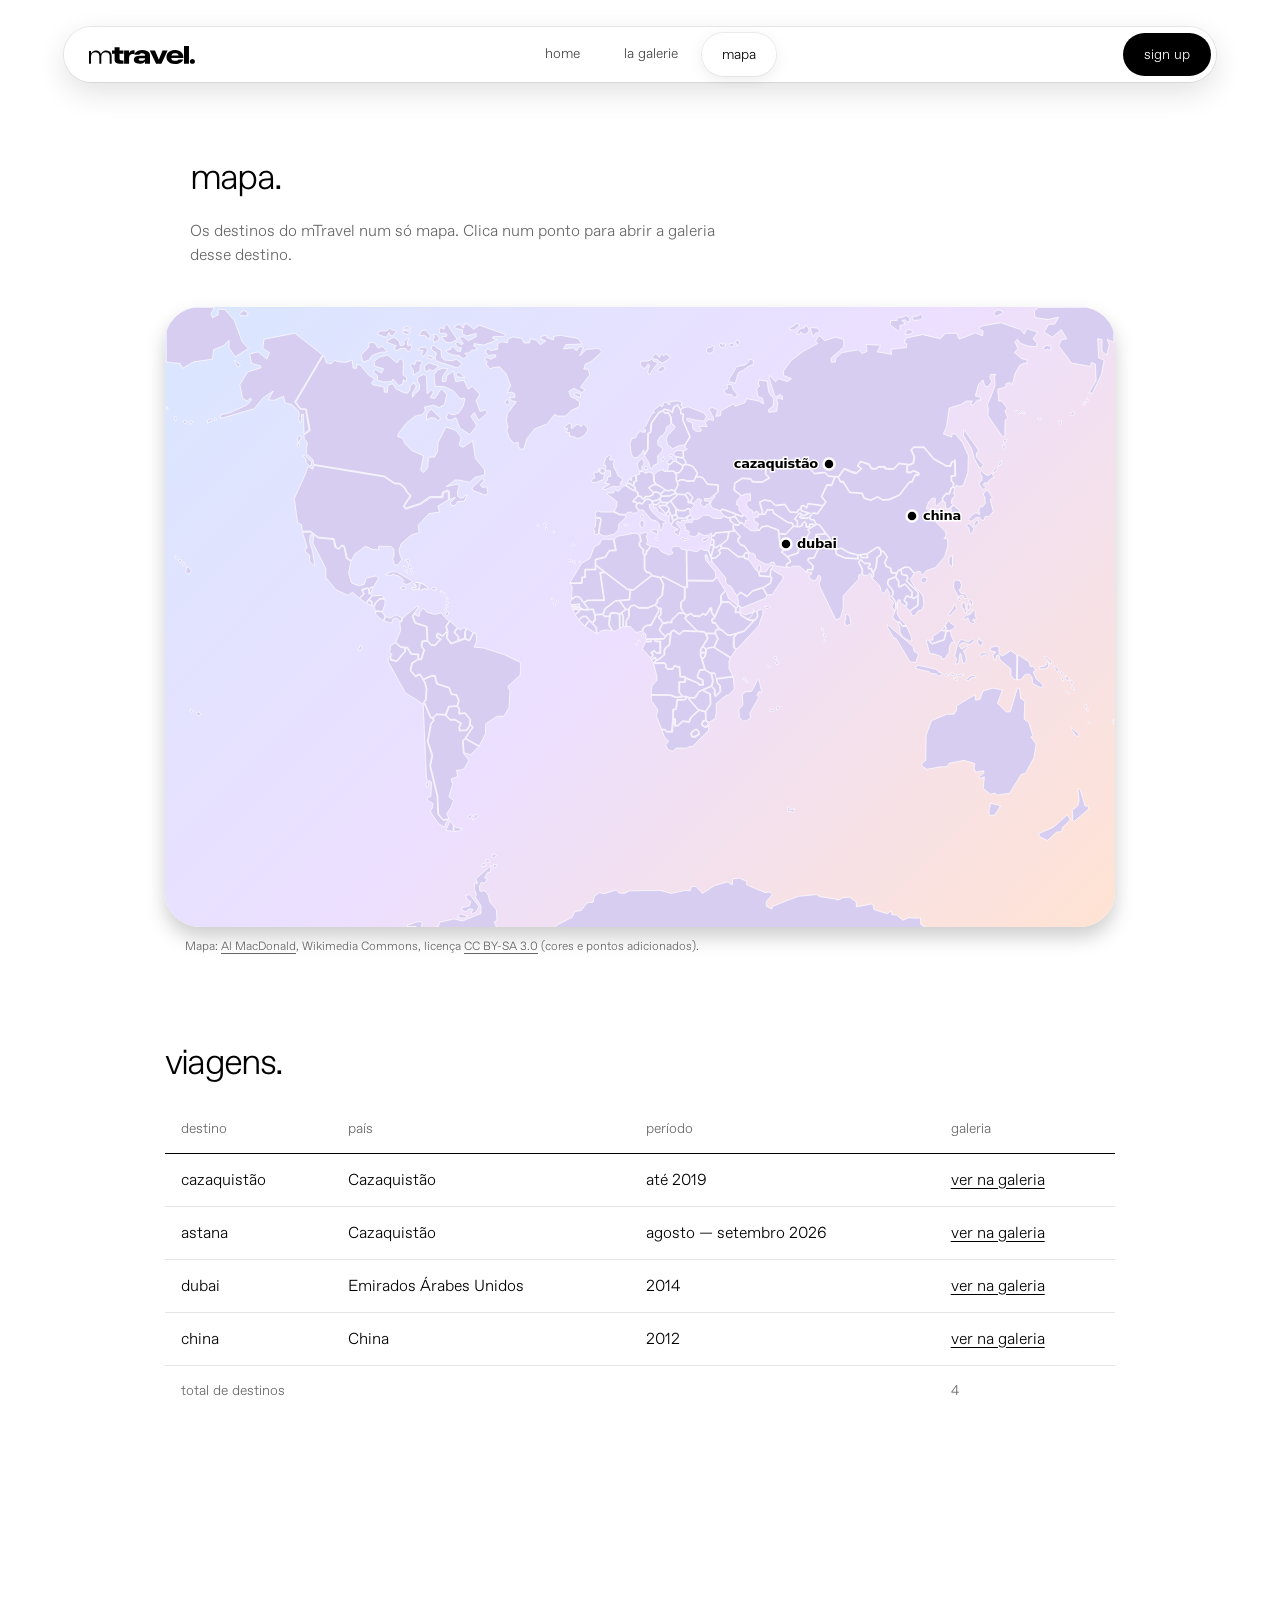
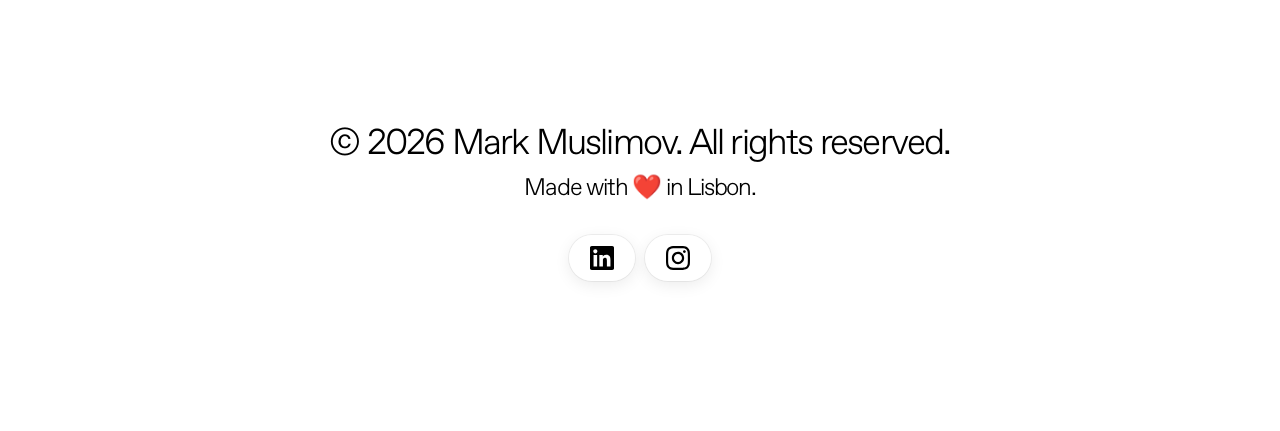
<file: mapa.html>
<!doctype html>
<html lang="pt">
  <head>
    <meta charset="UTF-8" />
    <meta name="viewport" content="width=device-width, initial-scale=1.0" />
    <meta
      name="description"
      content="Mapa-múndi do mTravel com os destinos visitados. Clica num ponto para abrir a galeria."
    />
    <title>mTravel | mapa</title>
    <link
      rel="icon"
      href="materials/images/branding/logo.svg"
      type="image/svg+xml"
    />
    <link rel="stylesheet" href="styles/scss/main/styles.css" />
  </head>
  <body>
    <a class="skip-link" href="#conteudo">saltar para o conteúdo</a>

    <nav aria-label="Principal">
      <a href="index.html" aria-label="mTravel — home">
        <img
          src="materials/images/branding/logo.svg"
          class="logo"
          alt="mTravel"
          width="405"
          height="69"
        />
      </a>

      <div class="nav-section">
        <a class="nav-item" href="index.html">home</a>
        <a class="nav-item" href="galerie.html">la galerie</a>
        <a class="nav-item active" href="mapa.html" aria-current="page">mapa</a>
      </div>

      <a class="button" href="registration.html">sign up</a>
    </nav>

    <main class="page" id="conteudo">
      <section class="page-intro">
        <h1>mapa.</h1>
        <p>
          Os destinos do mTravel num só mapa. Clica num ponto para abrir a
          galeria desse destino.
        </p>
      </section>

      <div class="map-card">
        <img
          src="materials/images/map/world.svg"
          usemap="#mapa-viagens"
          alt="Mapa-múndi com os destinos: cazaquistão, dubai e china."
          width="950"
          height="620"
        />
      </div>

      <map name="mapa-viagens">
        <area
          shape="circle"
          coords="664,157,14"
          href="galerie.html#astana"
          alt="cazaquistão"
          title="cazaquistão"
        />
        <area
          shape="circle"
          coords="621,237,14"
          href="galerie.html#dubai"
          alt="dubai"
          title="dubai"
        />
        <area
          shape="circle"
          coords="747,209,14"
          href="galerie.html#china"
          alt="china"
          title="china"
        />
      </map>

      <p class="map-credit">
        Mapa:
        <a
          class="text-link"
          href="https://commons.wikimedia.org/wiki/File:World_map_-_low_resolution.svg"
          target="_blank"
          rel="noopener noreferrer"
          >Al MacDonald</a
        >, Wikimedia Commons, licença
        <a
          class="text-link"
          href="https://creativecommons.org/licenses/by-sa/3.0/"
          target="_blank"
          rel="noopener noreferrer"
          >CC BY-SA 3.0</a
        >
        (cores e pontos adicionados).
      </p>

      <div class="table-wrapper">
        <table class="trips-table">
          <caption>
            viagens.
          </caption>
          <thead>
            <tr>
              <th scope="col">destino</th>
              <th scope="col">país</th>
              <th scope="col">período</th>
              <th scope="col">galeria</th>
            </tr>
          </thead>
          <tbody>
            <tr>
              <th scope="row">cazaquistão</th>
              <td>Cazaquistão</td>
              <td>até 2019</td>
              <td>
                <a class="text-link" href="galerie.html#cazaquistao"
                  >ver na galeria</a
                >
              </td>
            </tr>
            <tr>
              <th scope="row">astana</th>
              <td>Cazaquistão</td>
              <td>agosto — setembro 2026</td>
              <td>
                <a class="text-link" href="galerie.html#astana"
                  >ver na galeria</a
                >
              </td>
            </tr>
            <tr>
              <th scope="row">dubai</th>
              <td>Emirados Árabes Unidos</td>
              <td>2014</td>
              <td>
                <a class="text-link" href="galerie.html#dubai"
                  >ver na galeria</a
                >
              </td>
            </tr>
            <tr>
              <th scope="row">china</th>
              <td>China</td>
              <td>2012</td>
              <td>
                <a class="text-link" href="galerie.html#china"
                  >ver na galeria</a
                >
              </td>
            </tr>
          </tbody>
          <tfoot>
            <tr>
              <td colspan="3">total de destinos</td>
              <td>4</td>
            </tr>
          </tfoot>
        </table>
      </div>
    </main>

    <footer class="footer">
      <div class="footer-copyright">
        <h1 class="footer-title">© 2026 Mark Muslimov. All rights reserved.</h1>
        <h2 class="footer-subtitle">Made with ❤️ in Lisbon.</h2>
      </div>

      <div class="footer-socials">
        <a
          class="liquid-button"
          href="https://www.linkedin.com/in/markmusl/"
          target="_blank"
          rel="noopener noreferrer"
          ><img src="./materials/icons/socials/linkedin-black.svg" alt="LinkedIn" /></a>
        <a
          class="liquid-button"
          href="https://www.instagram.com/markmusl/"
          target="_blank"
          rel="noopener noreferrer"
          ><img src="./materials/icons/socials/instagram-black.svg" alt="Instagram" /></a>
      </div>
    </footer>
  </body>
</html>
</file>
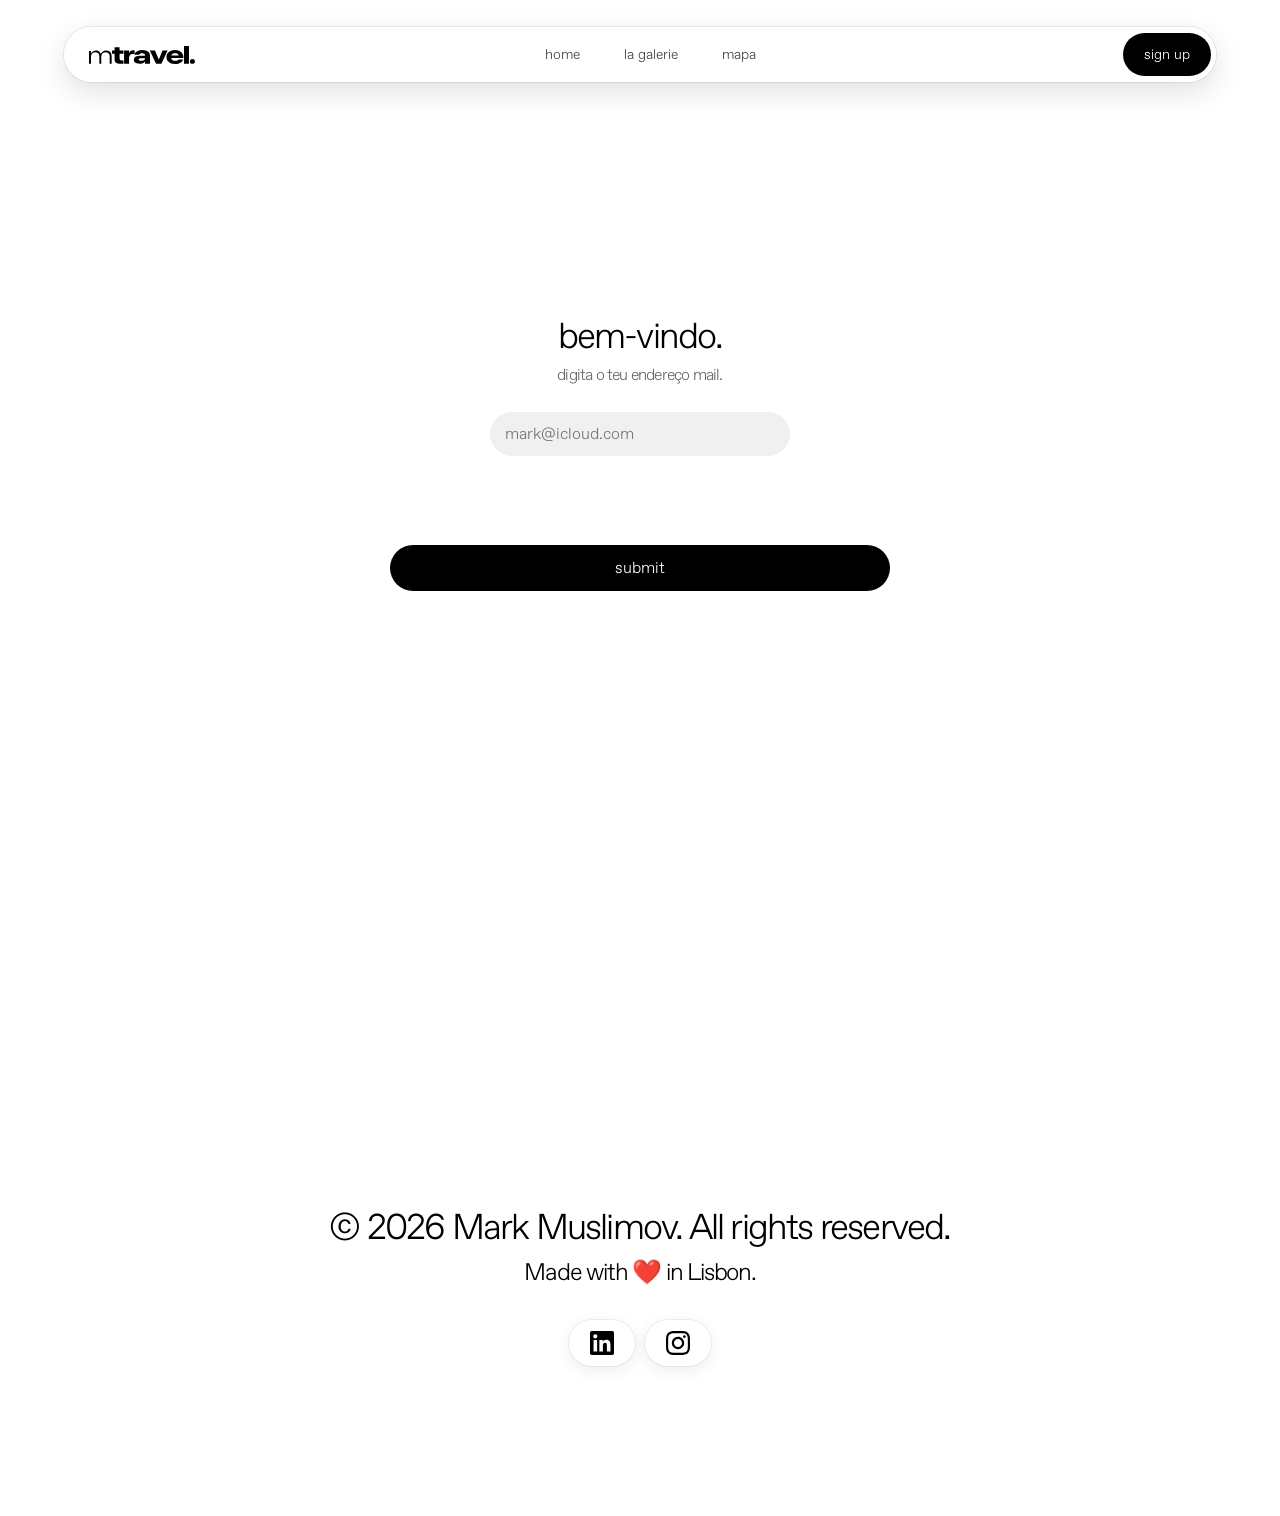
<file: registration.html>
<!doctype html>
<html lang="pt">
  <head>
    <meta charset="UTF-8" />
    <meta name="viewport" content="width=device-width, initial-scale=1.0" />
    <meta name="description" content="Entra ou cria a tua conta no mTravel." />
    <title>mTravel | registration</title>
    <link
      rel="icon"
      href="materials/images/branding/logo.svg"
      type="image/svg+xml"
    />
    <link rel="stylesheet" href="styles/scss/main/styles.css" />
  </head>
  <body>
    <a class="skip-link" href="#conteudo">saltar para o conteúdo</a>

    <nav aria-label="Principal">
      <a href="index.html" aria-label="mTravel — home">
        <img
          src="materials/images/branding/logo.svg"
          class="logo"
          alt="mTravel"
          width="405"
          height="69"
        />
      </a>

      <div class="nav-section">
        <a class="nav-item" href="index.html">home</a>
        <a class="nav-item" href="galerie.html">la galerie</a>
        <a class="nav-item" href="mapa.html">mapa</a>
      </div>

      <a class="button" href="registration.html">sign up</a>
    </nav>

    <main class="page" id="conteudo">
      <section class="full">
        <form id="registerForm" novalidate>
          <div class="login-section">
            <div class="login-step-1">
              <h1>bem-vindo.</h1>
              <p class="form-subtitle">digita o teu endereço mail.</p>

              <input
                type="email"
                id="emailVerification"
                aria-label="email"
                autocomplete="email"
                placeholder="mark@icloud.com"
              />
            </div>

            <div class="login-step-2 hidden">
              <h1>welcome, <span id="welcomeName"></span>!</h1>
              <p class="form-subtitle">coloca o teu password.</p>
              <input
                type="password"
                id="loginPassword"
                aria-label="password"
                autocomplete="current-password"
                placeholder="password"
              />
            </div>
          </div>

          <div class="registration-section hidden">
            <h1>create an account.</h1>

            <div class="section-data">
              <input
                type="text"
                id="regName"
                aria-label="nome"
                autocomplete="name"
                placeholder="your name"
              />
              <input
                type="email"
                id="regEmail"
                aria-label="email"
                autocomplete="email"
                placeholder="email"
              />
              <input
                type="password"
                id="regPassword"
                aria-label="password"
                autocomplete="new-password"
                placeholder="password"
              />
              <input
                type="password"
                id="regPasswordConfirmation"
                aria-label="confirmar password"
                autocomplete="new-password"
                placeholder="confirm password"
              />
            </div>
          </div>

          <p class="form-message" id="formMessage" role="status"></p>

          <button class="button" id="submitButton" type="submit">submit</button>
        </form>
      </section>
    </main>

    <footer class="footer">
      <div class="footer-copyright">
        <h1 class="footer-title">© 2026 Mark Muslimov. All rights reserved.</h1>
        <h2 class="footer-subtitle">Made with ❤️ in Lisbon.</h2>
      </div>

      <div class="footer-socials">
        <a
          class="liquid-button"
          href="https://www.linkedin.com/in/markmusl/"
          target="_blank"
          rel="noopener noreferrer"
          ><img src="./materials/icons/socials/linkedin-black.svg" alt="LinkedIn" /></a>
        <a
          class="liquid-button"
          href="https://www.instagram.com/markmusl/"
          target="_blank"
          rel="noopener noreferrer"
          ><img src="./materials/icons/socials/instagram-black.svg" alt="Instagram" /></a>
      </div>
    </footer>

    <script src="scripts/registration.js" defer></script>
  </body>
</html>
</file>
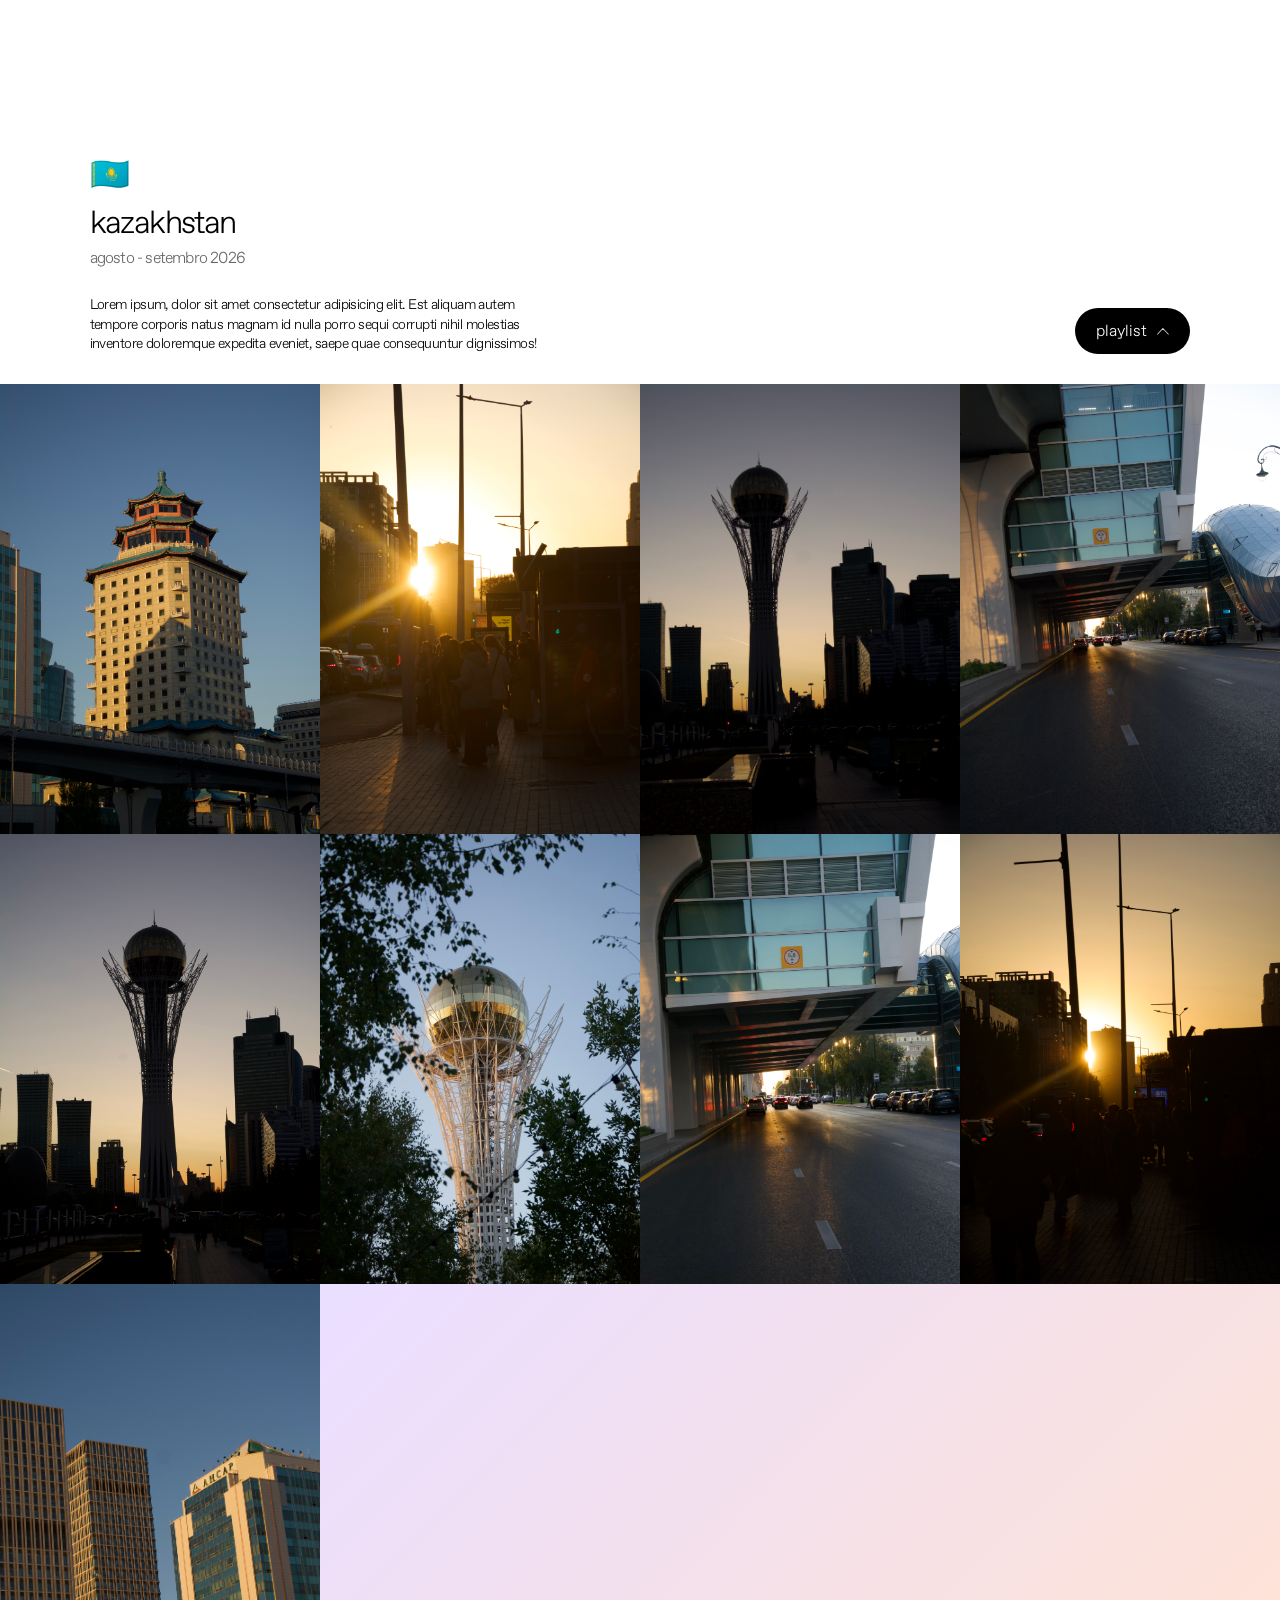
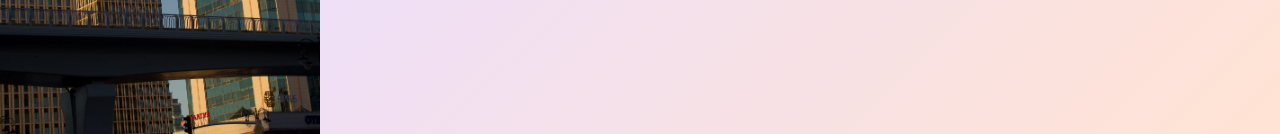
<file: html/experiments/experiment.html>
<!doctype html>
<html lang="pt">
  <head>
    <title>mTravel · experiment</title>

    <meta charset="UTF-8" />
    <meta name="viewport" content="width=device-width, initial-scale=1.0" />
    <link rel="stylesheet" href="/styles/scss/main/styles.css" />
  </head>

  <body>
    <!--
      Статичная секция одной страны. Без JS: всё написано руками.
      Открывай через Live Server (пути начинаются с "/").

      Что можно пробовать:
      — менять текст, флаг, дату;
      — убрать/добавить <img> в .photos-container;
      — убрать класс "is-hidden" у iframe, чтобы увидеть окно плейлиста.
    -->

    <section class="galerie-container" data-country="kazakhstan">
      <!-- шапка страны -->
      <div class="moment-data">
        <div class="info-left">
          <h3 class="moment-flag">🇰🇿</h3>
          <h3 class="moment-location">kazakhstan</h3>
          <h4 class="moment-date">agosto - setembro 2026</h4>
          <p class="moment-description">
            Lorem ipsum, dolor sit amet consectetur adipisicing elit. Est
            aliquam autem tempore corporis natus magnam id nulla porro sequi
            corrupti nihil molestias inventore doloremque expedita eveniet,
            saepe quae consequuntur dignissimos!
          </p>
        </div>

        <div class="info-right">
          <a class="button playlist-button">
            playlist
            <img
              class="button-icon"
              src="/materials/icons/chevron.up.svg"
              alt=""
            />
          </a>

          <!-- окно плеера: спрятано классом is-hidden -->
          <iframe
            class="playlist-window is-hidden"
            allow="autoplay *; encrypted-media *"
            frameborder="0"
            sandbox="allow-forms allow-popups allow-same-origin allow-scripts allow-storage-access-by-user-activation allow-top-navigation-by-user-activation"
            src="https://embed.music.apple.com/pt/playlist/astana/pl.u-zPyL1gXTeG3GjXb"
          ></iframe>
        </div>
      </div>

      <!-- фотографии -->
      <div class="photos-container">
        <img
          class="galerie-photo"
          src="/materials/images/countries/kazakhstan/01.jpeg"
          alt="Kazakhstan 01"
        />
        <img
          class="galerie-photo"
          src="/materials/images/countries/kazakhstan/02.jpeg"
          alt="Kazakhstan 02"
        />
        <img
          class="galerie-photo"
          src="/materials/images/countries/kazakhstan/03.jpeg"
          alt="Kazakhstan 03"
        />
        <img
          class="galerie-photo"
          src="/materials/images/countries/kazakhstan/04.jpeg"
          alt="Kazakhstan 04"
        />
        <img
          class="galerie-photo"
          src="/materials/images/countries/kazakhstan/05.jpeg"
          alt="Kazakhstan 05"
        />
        <img
          class="galerie-photo"
          src="/materials/images/countries/kazakhstan/06.jpeg"
          alt="Kazakhstan 06"
        />
        <img
          class="galerie-photo"
          src="/materials/images/countries/kazakhstan/07.jpeg"
          alt="Kazakhstan 07"
        />
        <img
          class="galerie-photo"
          src="/materials/images/countries/kazakhstan/08.jpeg"
          alt="Kazakhstan 08"
        />
        <img
          class="galerie-photo"
          src="/materials/images/countries/kazakhstan/09.jpeg"
          alt="Kazakhstan 09"
        />
      </div>
    </section>
  </body>
</html>
</file>
<file: styles/scss/main/styles.css>
*,
*::before,
*::after {
  box-sizing: border-box;
}

*:not(dialog) {
  margin: 0;
}

html {
  -webkit-text-size-adjust: 100%;
  text-size-adjust: 100%;
}

body {
  line-height: 1.5;
  -webkit-font-smoothing: antialiased;
}

img,
picture,
video,
canvas,
svg {
  display: block;
  max-width: 100%;
}

input,
button,
textarea,
select {
  font: inherit;
  color: inherit;
}

p,
h1,
h2,
h3,
h4,
h5,
h6 {
  overflow-wrap: break-word;
}

h1,
h2,
h3,
h4,
h5,
h6 {
  text-wrap: balance;
}

ol,
ul {
  list-style: none;
  padding: 0;
}

a {
  text-decoration: none;
}

table {
  border-collapse: collapse;
  border-spacing: 0;
}

@media (prefers-reduced-motion: reduce) {
  *,
  *::before,
  *::after {
    animation-duration: 0.01ms !important;
    animation-iteration-count: 1 !important;
    transition-duration: 0.01ms !important;
    scroll-behavior: auto !important;
  }
}
a {
  text-decoration: none !important;
}

body {
  display: flex;
  flex-direction: column;
  justify-content: center;
  align-items: center;
  width: 100%;
  min-height: 100vh;
  background-color: #ffffff;
  background-attachment: fixed;
}
body * {
  font-family: "ABCFavorit-Light", sans-serif;
}

@font-face {
  font-family: "ABCFavorit-Light";
  font-weight: normal;
  font-style: normal;
  src: url("../../../materials/fonts/ABCFavoritTrial-Light.otf") format("opentype");
}
h1 {
  font-size: 36px !important;
  letter-spacing: -0.05em;
  font-family: "ABCFavorit-Light", sans-serif;
  font-weight: 300;
  color: black;
}

h2 {
  margin-bottom: 10px;
  font-size: 24px;
  letter-spacing: -0.05em;
  font-family: "ABCFavorit-Light", sans-serif;
  font-weight: 300;
  color: black;
}

h3 {
  font-weight: 300;
  font-size: 32px;
  letter-spacing: -0.05em;
}

h4 {
  font-weight: 400;
  font-size: 16px;
  letter-spacing: -0.05em;
  color: rgba(0, 0, 0, 0.6);
  margin-bottom: 25px;
}

a {
  text-decoration: none !important;
  color: white;
}

.hidden {
  display: none !important;
}

.is-hidden {
  opacity: 0;
  visibility: hidden;
  pointer-events: none;
}

.vertical {
  width: 100%;
  display: flex;
  justify-content: space-between;
  flex-direction: row;
  padding: 0 200px;
}
.vertical p {
  width: 450px;
  max-width: 100%;
}

.sr-only {
  position: absolute;
  width: 1px;
  height: 1px;
  overflow: hidden;
  clip-path: inset(50%);
  white-space: nowrap;
}

.skip-link {
  position: fixed;
  top: 10px;
  left: 10px;
  z-index: 1001;
  padding: 10px 20px;
  border-radius: 500px;
  background-color: black;
  color: white;
  transform: translateY(-200%);
}
.skip-link:focus {
  transform: none;
}

.text-link {
  color: inherit;
  text-decoration: underline !important;
  text-underline-offset: 3px;
}

.button,
.liquid-button {
  display: flex;
  justify-content: center;
  align-items: center;
  flex-direction: row;
  width: auto;
  font-size: 16px;
  border: 1px solid transparent;
  padding: 10px 20px;
  border-radius: 500px;
  cursor: pointer;
  transition: all 0.15s ease-out;
}
.button:hover,
.liquid-button:hover {
  transform: scale(1.05);
}
.button:active, .button.is-active,
.liquid-button:active,
.liquid-button.is-active {
  transform: scale(0.9);
  opacity: 75%;
}

.button {
  background-color: black;
  color: white;
}

.liquid-button {
  background-color: rgba(255, 255, 255, 0.5);
  backdrop-filter: blur(10px) saturate(200%);
  border-top: 0.75px solid rgba(255, 255, 255, 0.3);
  border-bottom: 1px solid rgba(255, 255, 255, 0.2);
  box-shadow: inset 0 1px 0 rgba(255, 255, 255, 0.8), 0 0 0 1px rgba(0, 0, 0, 0.06), 0 4px 16px rgba(0, 0, 0, 0.08);
  color: black;
  color: black;
}

.playlist-button {
  position: relative;
  z-index: 9500;
}
.playlist-button .button-icon {
  width: 12px;
  margin: 1px 0 0 10px;
}

.location-bar {
  position: fixed;
  display: flex;
  justify-content: center;
  align-items: center;
  flex-direction: row;
  justify-content: safe center;
  bottom: 0%;
  width: 100%;
  min-height: 0;
  padding: 0 10px 10px;
  gap: 7px;
  overflow-x: auto;
  scrollbar-width: none;
}

.galerie-container {
  padding-top: 150px;
}
.galerie-container .moment-data {
  display: flex;
  flex-direction: row;
  justify-content: space-between;
  align-items: end;
  width: 100%;
  padding: 0 clamp(20px, 7vw, 100px);
}
.galerie-container .moment-data .moment-flag,
.galerie-container .moment-data .moment-location {
  font-size: 32px;
  font-weight: 300;
  letter-spacing: -0.05em;
  color: black;
}
.galerie-container .moment-data .moment-location {
  margin-bottom: 0;
}
.galerie-container .moment-data .moment-date {
  font-size: 16px;
  letter-spacing: -0.05em;
  color: rgba(0, 0, 0, 0.6);
}
.galerie-container .moment-data .moment-source {
  margin-top: 10px;
  font-size: 12px;
  color: rgba(0, 0, 0, 0.6);
}
.galerie-container .moment-data .moment-story {
  margin-top: 20px;
  width: 450px;
  font-size: 14px;
  line-height: 140%;
  letter-spacing: -0.04em;
}
.galerie-container .moment-data .moment-description {
  margin-top: 25px;
  width: 450px;
  font-size: 14px;
  line-height: 140%;
  letter-spacing: -0.04em;
}
.galerie-container .playlist-window {
  position: absolute;
  height: 451px;
  width: min(650px, 90vw);
  right: 7%;
  transform: scale(1.09);
  z-index: 9900;
  margin-top: 20px;
  transition: opacity 0.3s ease, transform 0.3s ease, visibility 0.3s ease;
  border-radius: 20px;
  box-shadow: 0 0 20px rgba(0, 0, 0, 0.3);
  border-top: 0.75px solid rgba(255, 255, 255, 0.3);
}
.galerie-container .playlist-window.is-hidden {
  transform: translateY(-15px);
}
.galerie-container .photos-container {
  display: grid;
  grid-template-columns: repeat(4, 1fr);
  gap: 0;
  width: 100%;
  margin-top: 20px;
  background-image: linear-gradient(135deg, #d9e6ff 0%, #ecdfff 50%, #ffe3d3 100%);
}
.galerie-container .galerie-photo {
  display: block;
  width: 100%;
  height: 50vh;
  object-fit: cover;
  animation: photo-in 0.6s ease-out;
}

@keyframes photo-in {
  from {
    opacity: 0;
  }
}
@media (max-width: 1000px) {
  .galerie-container .photos-container {
    grid-template-columns: repeat(3, 1fr);
  }
}
@media (max-width: 800px) {
  .galerie-container .moment-data {
    flex-direction: column;
    align-items: flex-start;
    gap: 20px;
  }
  .galerie-container .moment-data .moment-description,
  .galerie-container .moment-data .moment-story {
    width: 100%;
  }
  .galerie-container .photos-container {
    grid-template-columns: repeat(2, 1fr);
  }
  .galerie-container .galerie-photo {
    height: 35vh;
  }
}
@media (max-width: 420px) {
  .galerie-container .photos-container {
    grid-template-columns: 1fr;
  }
}
.overlay-window {
  position: fixed;
  inset: 0;
  z-index: 9000;
  pointer-events: none;
  display: flex;
  flex-direction: column;
  justify-content: center;
  align-items: center;
  background-color: rgba(0, 0, 0, 0.1);
  backdrop-filter: blur(10px) saturate(200%);
  transition: opacity 0.15s ease-out, visibility 0.65s ease-out;
}

.registration-section,
.login-section {
  display: flex;
  align-items: center;
  justify-content: center;
  flex-direction: column;
}
.registration-section .section-data,
.login-section .section-data {
  display: flex;
  flex-direction: column;
}
.registration-section input,
.login-section input {
  border-radius: 500px;
  width: 300px;
  max-width: 100%;
  padding: 10px 15px;
  margin-bottom: 5px;
  background-color: rgb(240, 240, 240);
  border: none;
}

#registerForm {
  display: flex;
  flex-direction: column;
  align-items: center;
  width: min(500px, 100% - 40px);
  text-align: center;
}
#registerForm #submitButton {
  margin-top: 50px;
  width: 100%;
}

.form-subtitle,
.form-message {
  font-size: 16px;
  letter-spacing: -0.05em;
  color: rgba(0, 0, 0, 0.6);
  text-align: center;
}

.form-subtitle {
  margin-bottom: 25px;
}

.form-message {
  min-height: 1.5em;
  margin-top: 10px;
}

.image-container {
  display: flex;
  justify-content: center;
  align-items: center;
  flex-direction: column;
  background-image: url("../../../materials/images/backgrounds/2.jpg");
  background-repeat: no-repeat;
  background-size: cover;
  width: 95%;
  height: 95%;
  gap: 15px;
  border-radius: 35px;
  box-shadow: 0 10px 20px rgba(0, 0, 0, 0.2);
  color: white;
}
.image-container h1,
.image-container h2,
.image-container h3,
.image-container h4,
.image-container p {
  color: inherit;
}
.image-container .logo {
  fill: white;
  width: min(405px, 80%);
  height: auto;
}
.image-container .slogan {
  font-size: 24px;
  font-weight: 300;
  letter-spacing: -0.05em;
  text-align: center;
}
.image-container.vertical {
  flex-direction: row;
  justify-content: space-between;
  padding: 0 250px;
}
.image-container.vertical h2 {
  margin-bottom: 0;
  font-size: 36px;
}
.image-container.vertical > div {
  width: 450px;
  max-width: 100%;
}
.image-container.vertical p + p {
  margin-top: 20px;
}
.image-container .destination-list {
  margin-top: 10px;
  padding-left: 20px;
  list-style: disc;
}
@media (max-width: 900px) {
  .image-container.vertical {
    flex-direction: column;
    justify-content: center;
    align-items: flex-start;
    padding: 0 20px;
  }
}

.locations-inline {
  display: flex;
  flex-wrap: wrap;
  justify-content: center;
  max-width: 900px;
  margin-top: 25px;
  flex-direction: row;
  gap: 7px;
}

.page-intro {
  display: flex;
  flex-direction: column;
  align-items: flex-start;
  gap: 15px;
  width: 100%;
  max-width: 1100px;
  margin-inline: auto;
  padding: 150px 100px 0;
}
.page-intro p {
  max-width: 560px;
  color: rgba(0, 0, 0, 0.6);
}

.map-card {
  width: min(950px, 100%);
  margin: 40px auto 0;
  overflow-x: auto;
  border-radius: 35px;
  background-image: linear-gradient(135deg, #d9e6ff 0%, #ecdfff 50%, #ffe3d3 100%);
  box-shadow: 0 10px 20px rgba(0, 0, 0, 0.2);
}
.map-card img {
  width: 950px;
  max-width: none;
  height: auto;
}

.map-credit {
  width: min(950px, 100%);
  margin: 10px auto 0;
  padding: 0 20px;
  font-size: 12px;
  color: rgba(0, 0, 0, 0.6);
}

.table-wrapper {
  width: min(950px, 100% - 40px);
  margin: 80px auto 0;
  overflow-x: auto;
}

.trips-table {
  width: 100%;
  text-align: left;
}
.trips-table caption {
  padding-bottom: 15px;
  font-size: 36px;
  letter-spacing: -0.05em;
  text-align: left;
}
.trips-table th,
.trips-table td {
  padding: 14px 16px;
  border-bottom: 1px solid rgba(0, 0, 0, 0.1);
}
.trips-table thead th {
  font-weight: 400;
  font-size: 14px;
  color: rgba(0, 0, 0, 0.6);
  border-bottom-color: black;
}
.trips-table tbody th {
  font-weight: 400;
}
.trips-table tbody tr:hover {
  background-color: rgba(0, 0, 0, 0.03);
}
.trips-table tfoot td {
  border-bottom: none;
  font-size: 14px;
  color: rgba(0, 0, 0, 0.6);
}

nav {
  background-color: rgba(255, 255, 255, 0.5);
  backdrop-filter: blur(10px) saturate(200%);
  border-top: 0.75px solid rgba(255, 255, 255, 0.3);
  border-bottom: 1px solid rgba(255, 255, 255, 0.2);
  box-shadow: inset 0 1px 0 rgba(255, 255, 255, 0.8), 0 0 0 1px rgba(0, 0, 0, 0.06), 0 4px 16px rgba(0, 0, 0, 0.08);
  color: black;
  background-color: rgba(255, 255, 255, 0.7);
  box-shadow: inset 0 1px 0 rgba(255, 255, 255, 0.8), 0 0 0 1px rgba(0, 0, 0, 0.08), 0 10px 30px rgba(0, 0, 0, 0.12);
  padding: 5px 5px 5px 25px;
  border-radius: 500px;
  position: fixed;
  top: 3%;
  left: 0;
  right: 0;
  z-index: 1000;
  display: grid;
  grid-template-columns: 1fr auto 1fr;
  align-items: center;
  width: 90%;
  margin-inline: auto;
}
nav > a:first-child {
  justify-self: start;
}
nav > .button {
  justify-self: end;
  font-size: 14px;
}
nav .logo {
  height: 18px;
  width: auto;
  transition: 0.15s;
}
nav .logo:hover {
  transform: scale(1.05);
}
nav .nav-section {
  display: flex;
  gap: 4px;
}
nav .nav-section .nav-item {
  padding: 10px 20px;
  border-radius: 500px;
  font-size: 14px;
  text-transform: lowercase;
  white-space: nowrap;
  color: #444444;
  transition: 0.15s;
}
nav .nav-section .nav-item:hover {
  color: black;
  background-color: rgba(0, 0, 0, 0.05);
  transform: scale(1.03);
}
nav .nav-section .nav-item.active {
  background-color: rgba(255, 255, 255, 0.5);
  backdrop-filter: blur(10px) saturate(200%);
  border-top: 0.75px solid rgba(255, 255, 255, 0.3);
  border-bottom: 1px solid rgba(255, 255, 255, 0.2);
  box-shadow: inset 0 1px 0 rgba(255, 255, 255, 0.8), 0 0 0 1px rgba(0, 0, 0, 0.06), 0 4px 16px rgba(0, 0, 0, 0.08);
  color: black;
}
@media (max-width: 640px) {
  nav {
    grid-template-columns: auto 1fr auto;
    width: 94%;
  }
  nav .logo {
    height: 14px;
  }
  nav .nav-section {
    justify-self: center;
  }
  nav .nav-section .nav-item {
    padding: 6px 8px;
  }
  nav > .button {
    padding: 8px 12px;
  }
}
@media (max-width: 420px) {
  nav {
    grid-template-columns: 1fr auto;
  }
  nav > a:first-child {
    display: none;
  }
  nav .nav-section {
    justify-self: start;
  }
}

.page {
  width: 100%;
}

@view-transition {
  navigation: auto;
}
::view-transition-old(root),
::view-transition-new(root) {
  animation-duration: 0.5s;
}

nav {
  view-transition-name: navbar;
}

@supports not (view-transition-name: none) {
  .page,
  .footer {
    animation: page-in 0.5s ease-out;
  }
}
@keyframes page-in {
  from {
    opacity: 0;
    transform: translateY(15px);
  }
}
section {
  display: flex;
  flex-direction: column;
  justify-content: center;
  align-items: center;
  gap: 10px;
  width: 100%;
  min-height: 100px;
  background-size: cover;
  background-repeat: no-repeat;
}

.full {
  height: 100vh !important;
}

.footer {
  bottom: 0;
  display: flex;
  flex-direction: column;
  justify-content: center;
  align-items: center;
  gap: 20px;
  width: 80%;
  margin-top: 150px;
  padding: 150px 0;
}
.footer .footer-copyright {
  display: flex;
  flex-direction: column;
  justify-content: center;
  align-items: center;
}
.footer .footer-socials {
  display: flex;
  justify-content: center;
  align-items: center;
  gap: 10px;
}
</file>
